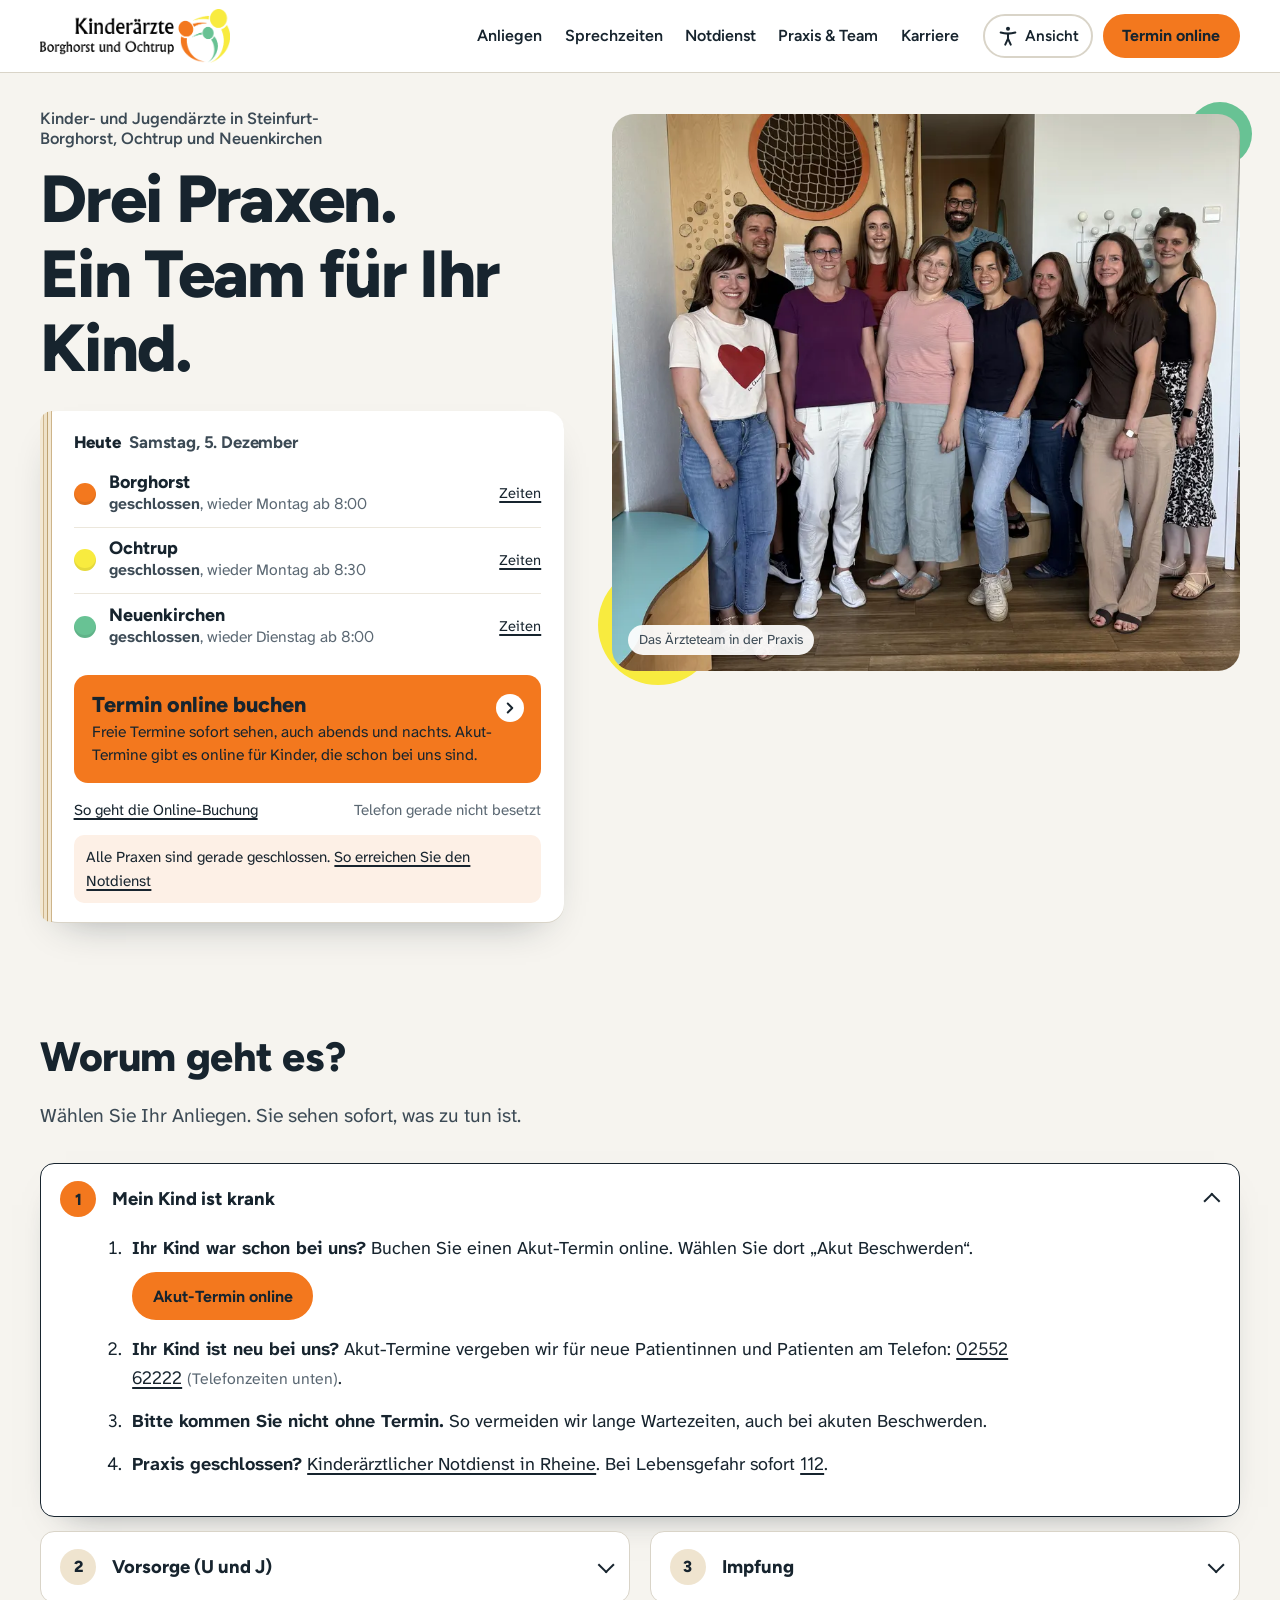
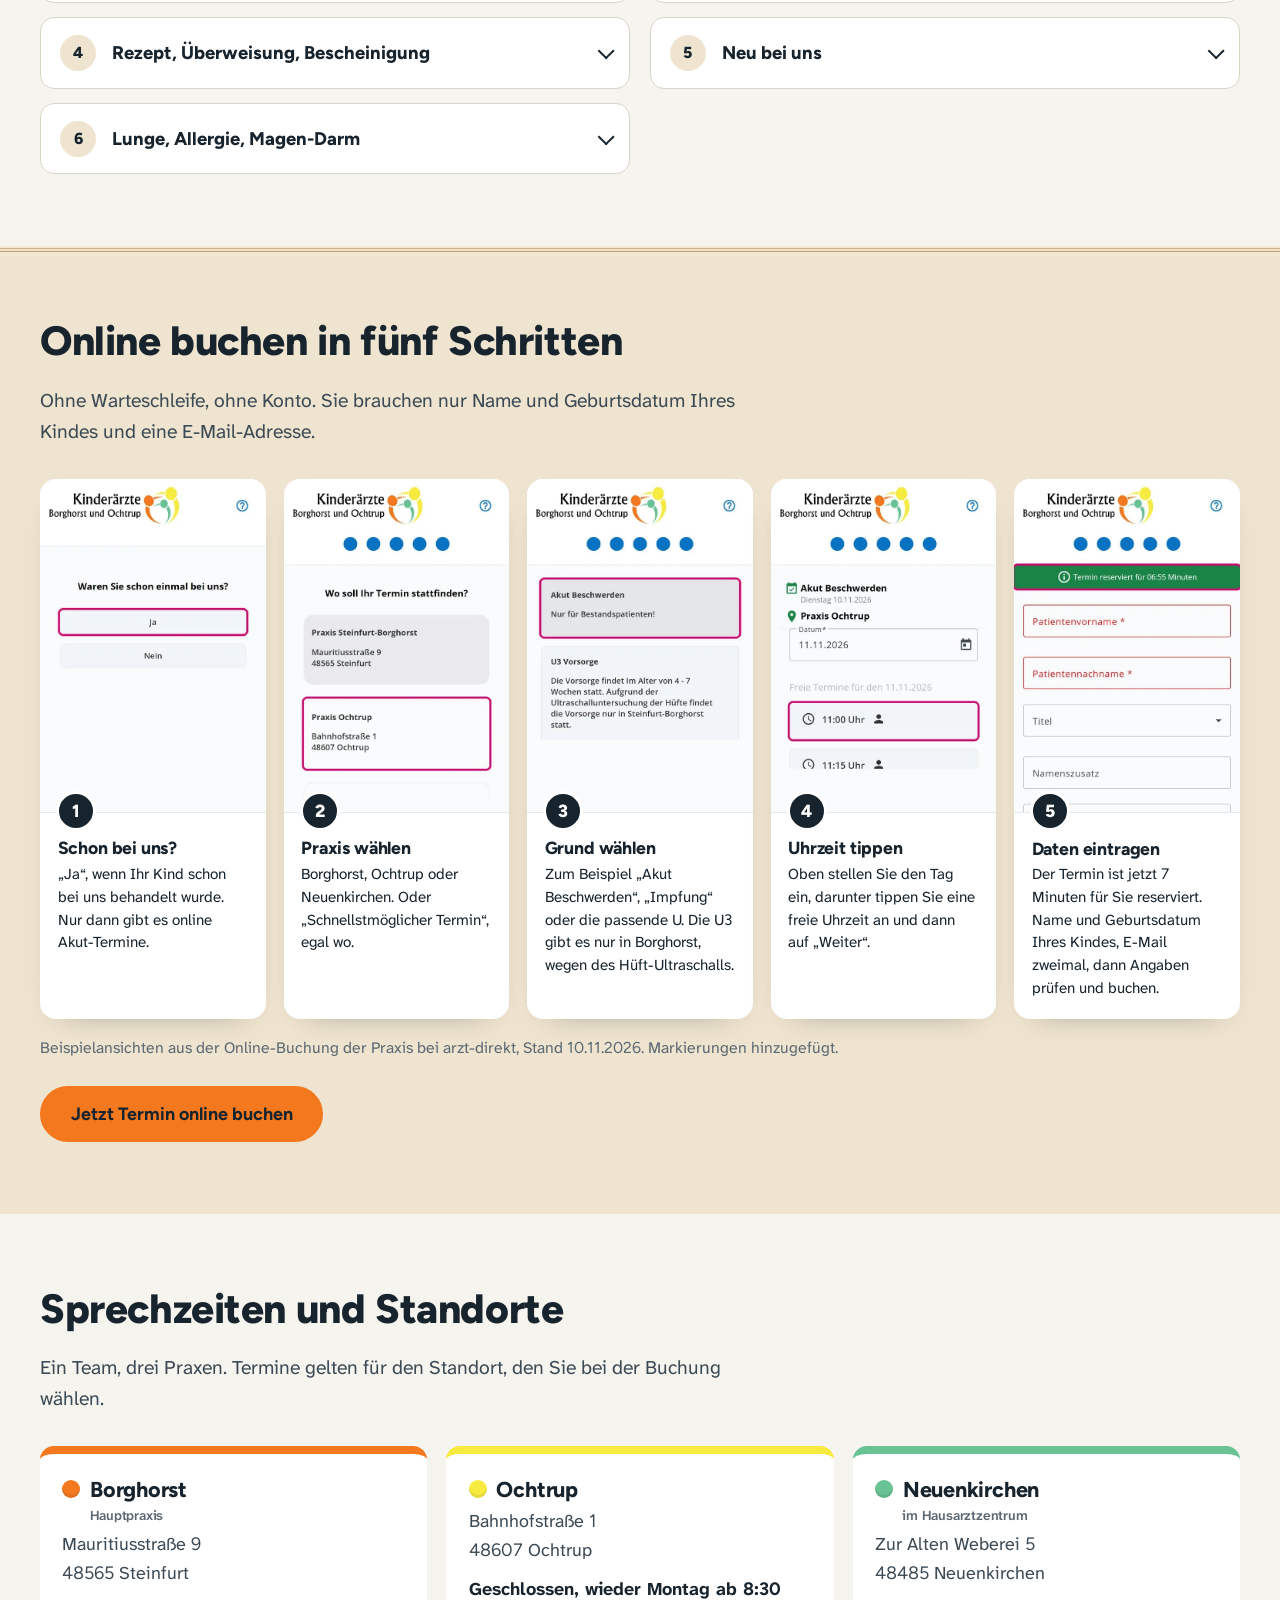
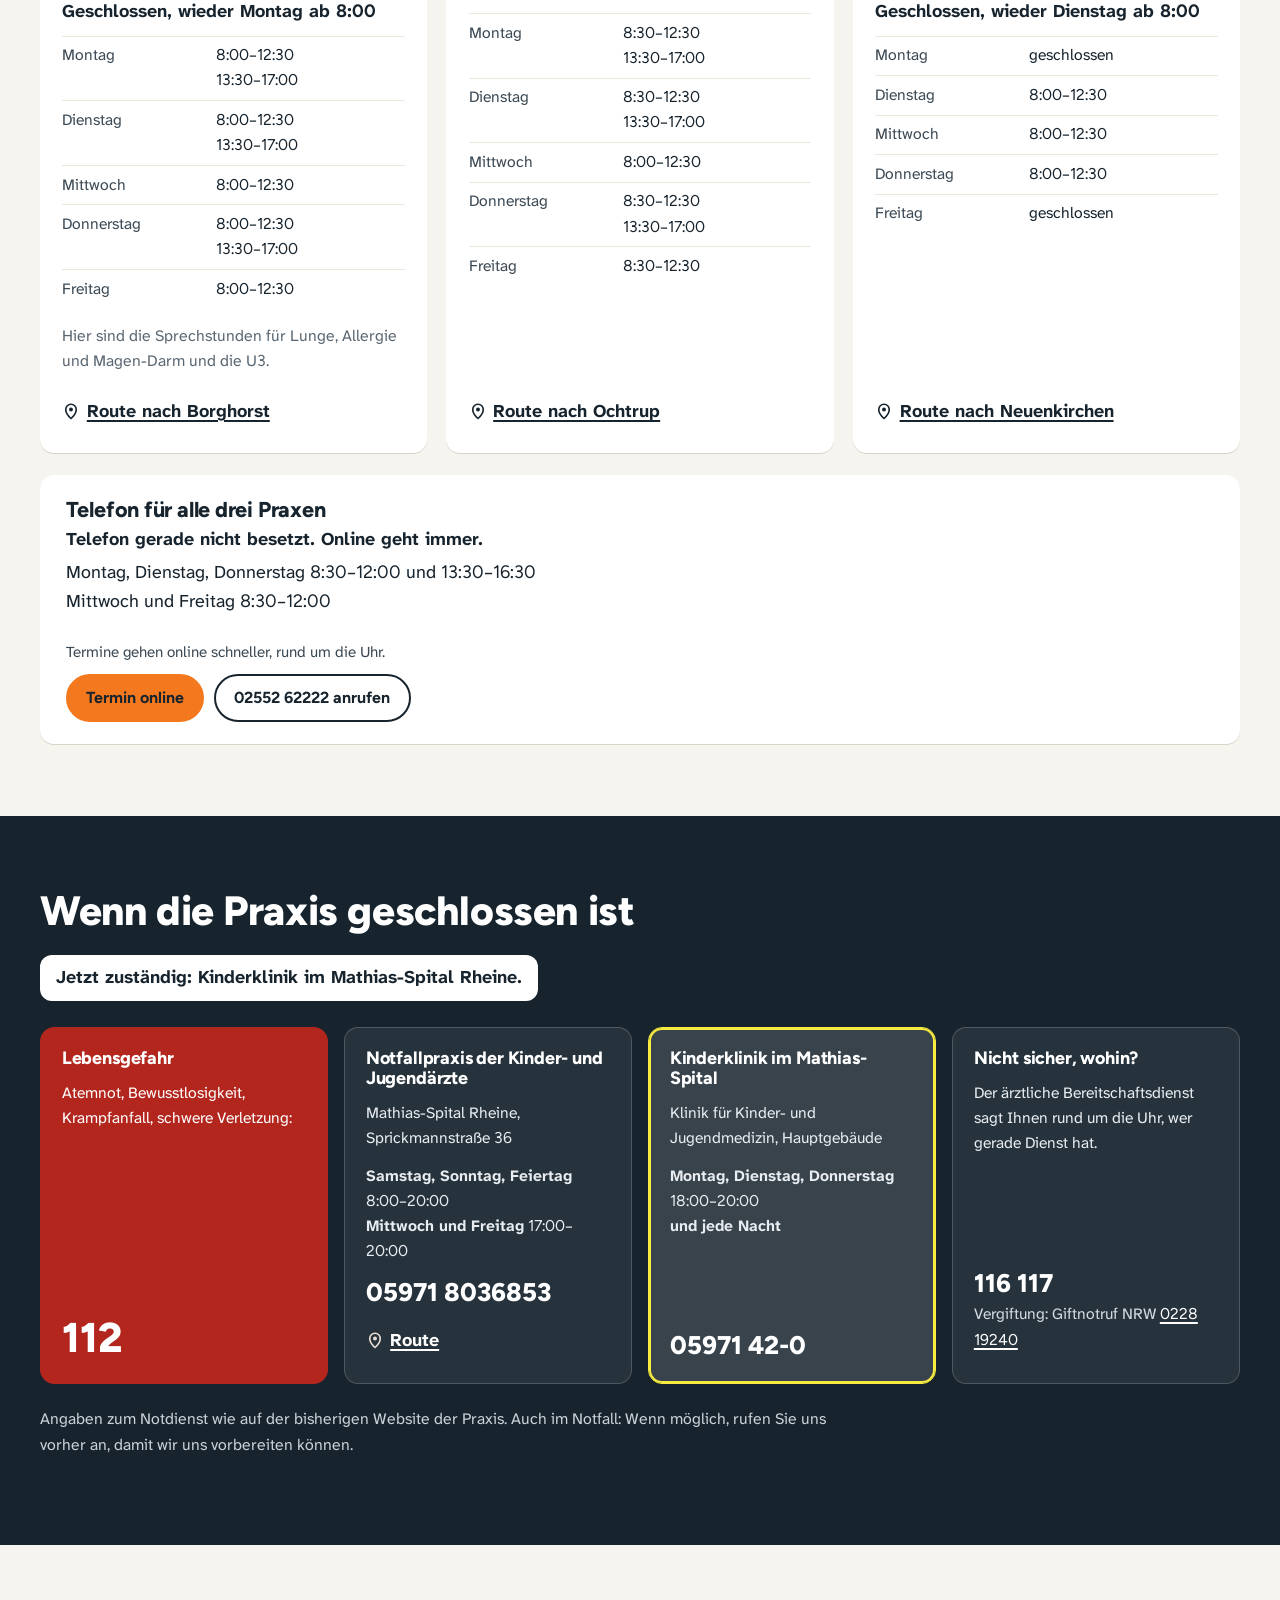
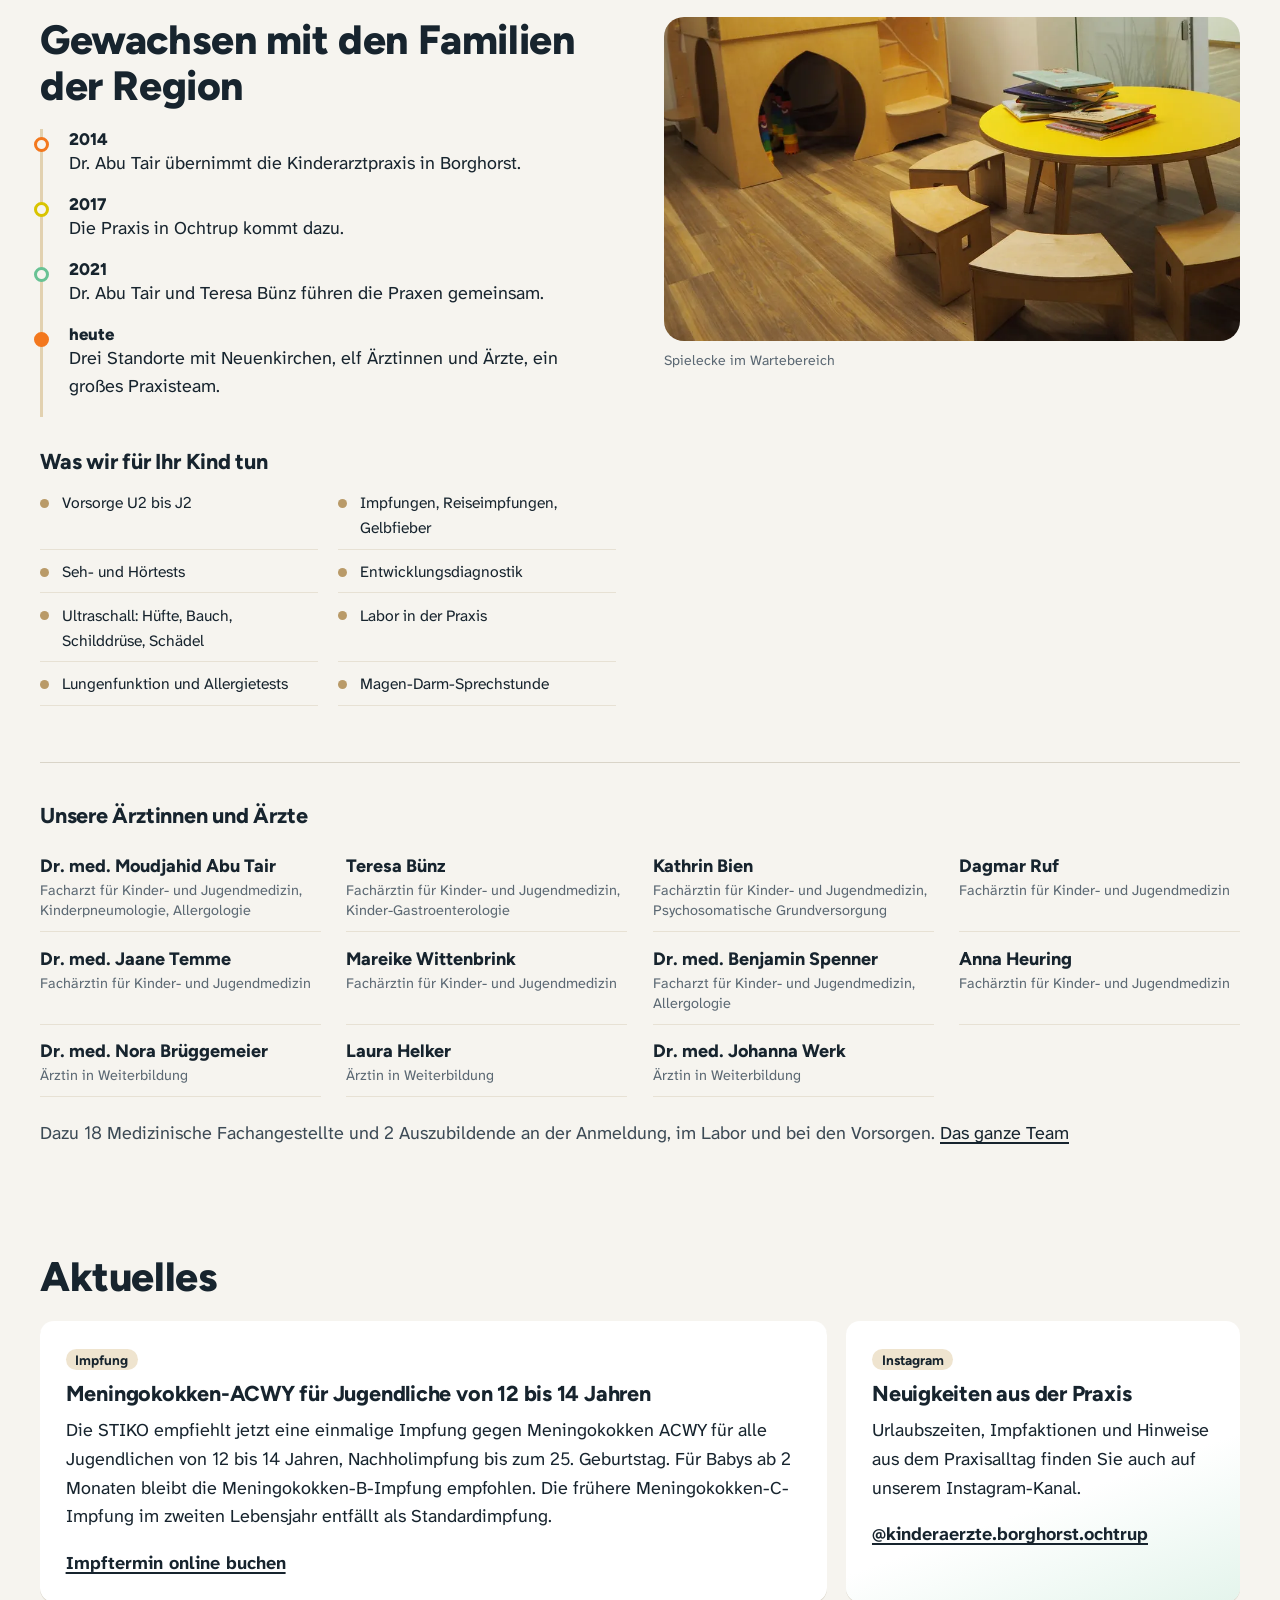
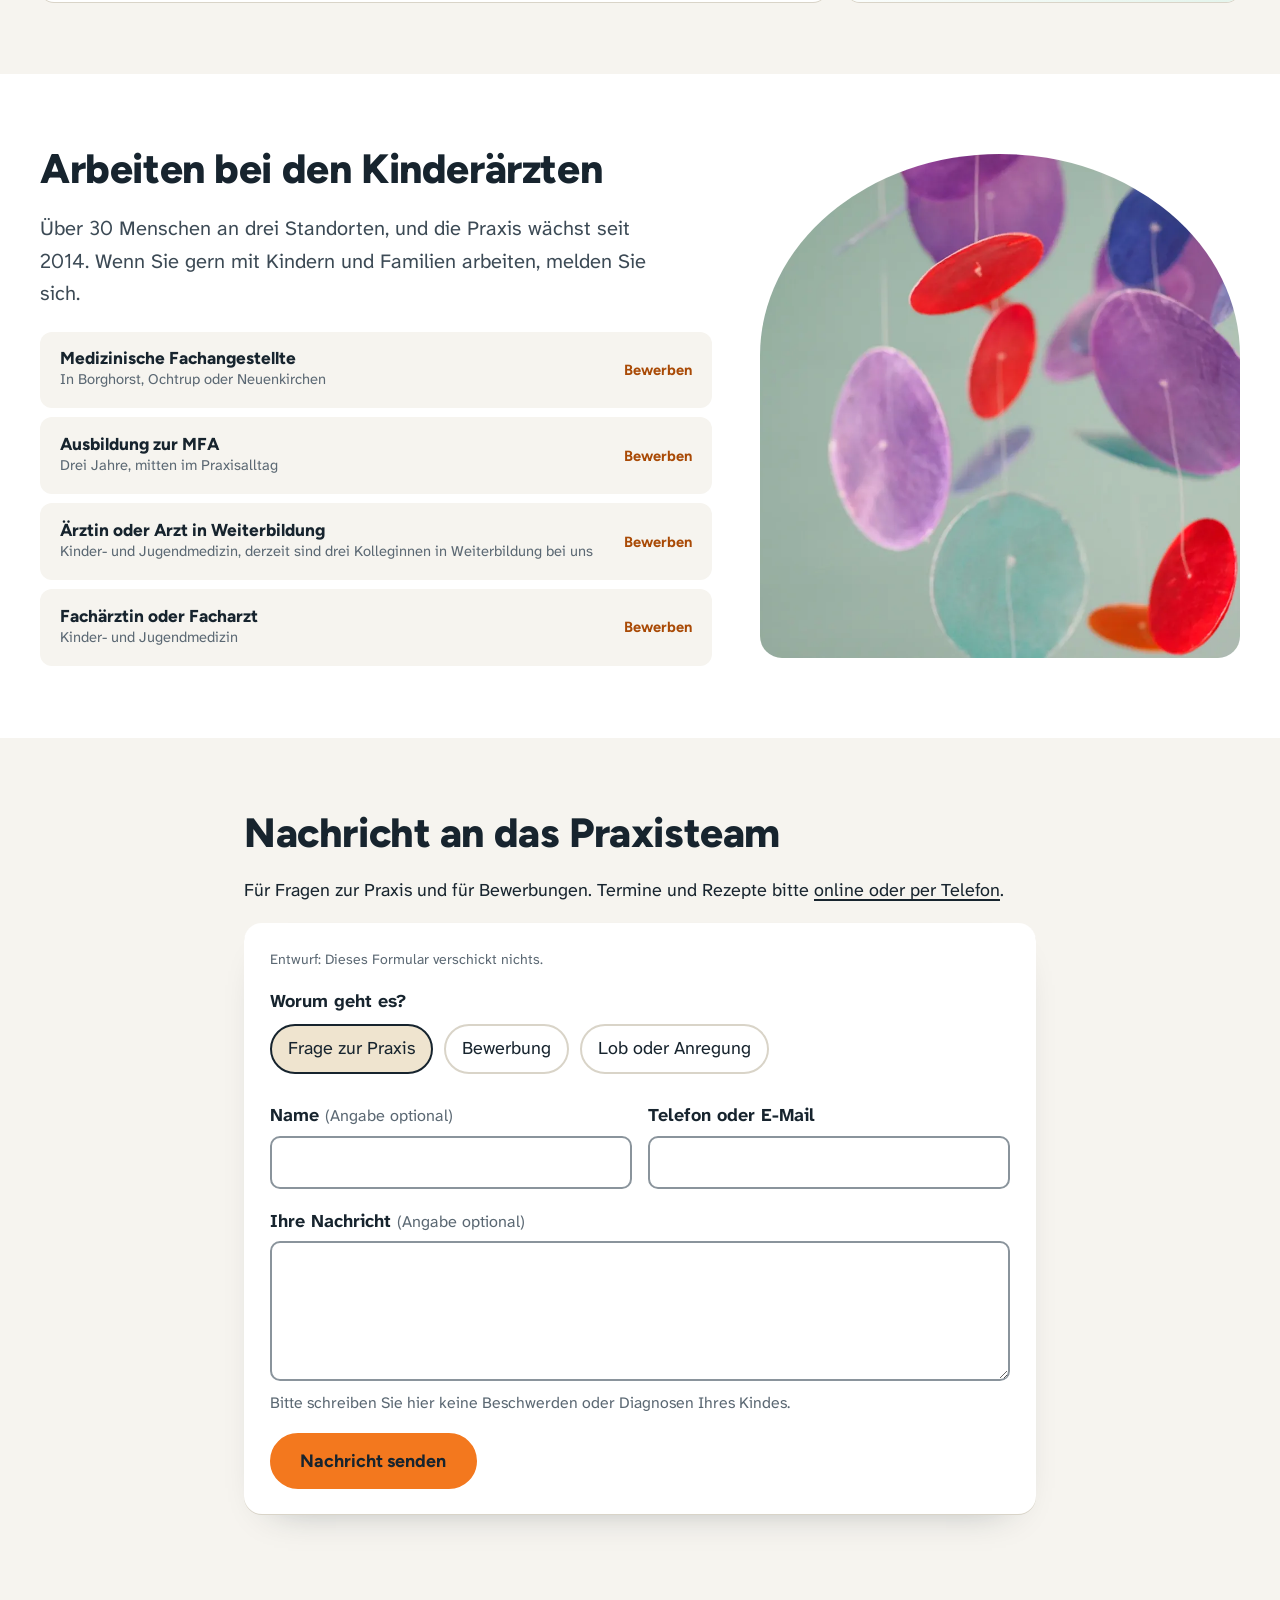
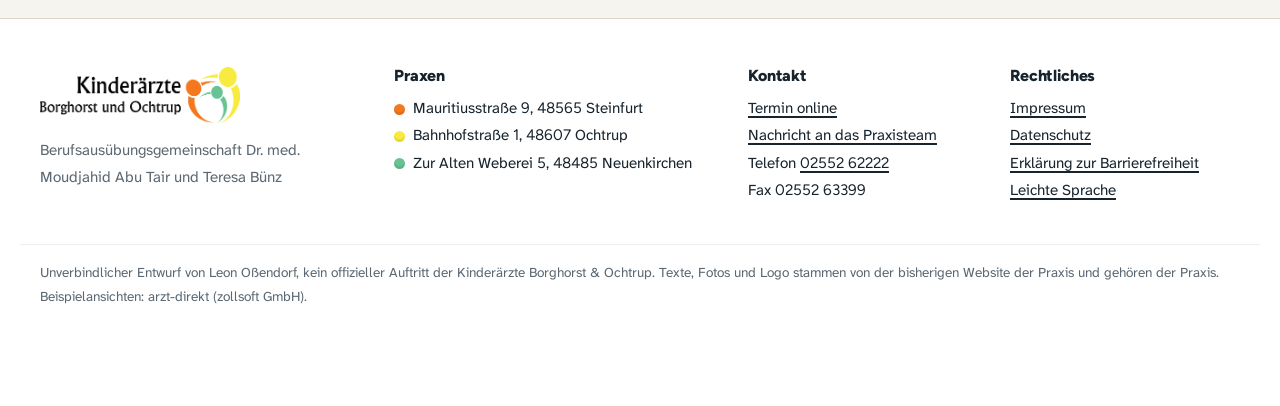
<file: index.html>
<!doctype html>
<html lang="de-DE">
<head>
<meta charset="utf-8">
<meta name="viewport" content="width=device-width, initial-scale=1">
<meta name="robots" content="noindex,nofollow">
<title>Kinderärzte Borghorst &amp; Ochtrup – Praxis für Kinder- und Jugendmedizin (Entwurf)</title>
<meta name="description" content="Unverbindlicher Entwurf: Kinder- und Jugendärzte in Steinfurt-Borghorst, Ochtrup und Neuenkirchen. Sprechzeiten, Online-Termin, Notdienst.">
<link rel="preload" href="fonts/figtree.woff2" as="font" type="font/woff2" crossorigin>
<link rel="preload" href="fonts/atkinson-var.woff2" as="font" type="font/woff2" crossorigin>
<link rel="stylesheet" href="css/style.css">
<link rel="icon" href="img/favicon.svg" type="image/svg+xml">
<script>try{var a=JSON.parse(localStorage.getItem('ansicht')||'{}');var h=document.documentElement;if(a.schrift)h.dataset.schrift=a.schrift;if(a.kontrast)h.dataset.kontrast='1';if(a.ruhe)h.dataset.ruhe='1';if(a.abstand)h.dataset.abstand='1';if(a.links)h.dataset.links='1';}catch(e){}</script>
</head>
<body>
<a class="skip" href="#inhalt">Zum Inhalt springen</a>

<header class="kopf" id="kopf">
  <div class="kopf__innen">
    <a class="kopf__logo" href="#top" aria-label="Kinderärzte Borghorst und Ochtrup, zur Startseite">
      <img src="img/logo.png" width="880" height="250" alt="Kinderärzte Borghorst und Ochtrup">
    </a>
    <nav class="kopf__nav" aria-label="Hauptmenü">
      <ul>
        <li><a href="#anliegen">Anliegen</a></li>
        <li><a href="#zeiten">Sprechzeiten</a></li>
        <li><a href="#notdienst">Notdienst</a></li>
        <li><a href="#praxis">Praxis &amp; Team</a></li>
        <li><a href="#karriere">Karriere</a></li>
      </ul>
    </nav>
    <div class="kopf__aktionen">
      <button class="knopf-ansicht" type="button" aria-haspopup="dialog" aria-controls="ansicht" id="ansicht-oeffnen">
        <svg aria-hidden="true" viewBox="0 0 24 24" width="22" height="22"><circle cx="12" cy="4.2" r="2.2" fill="currentColor"/><path d="M4 8.2c2.6.8 5.3 1.2 8 1.2s5.4-.4 8-1.2" stroke="currentColor" stroke-width="2.2" fill="none" stroke-linecap="round"/><path d="M12 9.6v5.2m0 0-3 6.6m3-6.6 3 6.6" stroke="currentColor" stroke-width="2.2" fill="none" stroke-linecap="round"/></svg>
        <span>Ansicht</span>
      </button>
      <a class="knopf knopf--haupt kopf__termin" href="https://app.arzt-direkt.de/kinderaerzte-borghorst-ochtrup/booking" rel="noopener" target="_blank">Termin online<span class="sr"> (öffnet arzt-direkt in neuem Fenster)</span></a>
    </div>
  </div>
</header>

<main id="inhalt" tabindex="-1">

<!-- ============ ERSTER BILDSCHIRM ============ -->
<section class="start" id="top" aria-labelledby="start-titel">
  <div class="start__text">
    <p class="start__ort">Kinder- und Jugendärzte in Steinfurt-Borghorst, Ochtrup und Neuenkirchen</p>
    <h1 id="start-titel">Drei Praxen.<br>Ein Team für Ihr Kind.</h1>

    <div class="tafel" id="heute" aria-labelledby="tafel-titel">
      <div class="tafel__kante" aria-hidden="true"></div>
      <h2 class="tafel__titel" id="tafel-titel"><span>Heute</span> <span data-heute-datum>Dienstag, 10. November</span></h2>
      <ul class="tafel__liste" role="list">
        <li class="ort ort--borghorst" data-standort="borghorst">
          <span class="ort__punkt" aria-hidden="true"></span>
          <span class="ort__name">Borghorst</span>
          <span class="ort__status" data-status>geöffnet</span>
          <a class="ort__mehr" href="#zeiten-borghorst">Zeiten<span class="sr"> Borghorst</span></a>
        </li>
        <li class="ort ort--ochtrup" data-standort="ochtrup">
          <span class="ort__punkt" aria-hidden="true"></span>
          <span class="ort__name">Ochtrup</span>
          <span class="ort__status" data-status>geöffnet</span>
          <a class="ort__mehr" href="#zeiten-ochtrup">Zeiten<span class="sr"> Ochtrup</span></a>
        </li>
        <li class="ort ort--neuenkirchen" data-standort="neuenkirchen">
          <span class="ort__punkt" aria-hidden="true"></span>
          <span class="ort__name">Neuenkirchen</span>
          <span class="ort__status" data-status>geöffnet</span>
          <a class="ort__mehr" href="#zeiten-neuenkirchen">Zeiten<span class="sr"> Neuenkirchen</span></a>
        </li>
      </ul>

      <a class="termin-gross" href="https://app.arzt-direkt.de/kinderaerzte-borghorst-ochtrup/booking" rel="noopener" target="_blank">
        <span class="termin-gross__titel">Termin online buchen</span>
        <span class="termin-gross__text">Freie Termine sofort sehen, auch abends und nachts. Akut-Termine gibt es online für Kinder, die schon bei uns sind.</span>
        <span class="sr">(öffnet arzt-direkt in neuem Fenster)</span>
      </a>
      <p class="tafel__fuss">
        <a href="#online-buchen">So geht die Online-Buchung</a>
        <span class="tafel__tel" data-telefon>Telefon 02552 62222</span>
      </p>
      <p class="tafel__zu" data-zu-hinweis hidden>Alle Praxen sind gerade geschlossen. <a href="#notdienst">So erreichen Sie den Notdienst</a></p>
    </div>
  </div>

  <figure class="start__bild">
    <picture>
      <source type="image/webp" srcset="img/team-900.webp 900w, img/team-1600.webp 1600w" sizes="(min-width: 960px) 52vw, 100vw">
      <img src="img/team-1600.jpg" srcset="img/team-900.jpg 900w, img/team-1600.jpg 1600w" sizes="(min-width: 960px) 52vw, 100vw" width="1600" height="1417" alt="Elf Ärztinnen und Ärzte der Praxis stehen lächelnd vor einer Holzwand mit einem runden Kletternetz-Fenster und Birkenstämmen.">
    </picture>
    <figcaption>Das Ärzteteam in der Praxis</figcaption>
  </figure>
</section>

<!-- ============ ANLIEGEN ============ -->
<section class="anliegen abschnitt" id="anliegen" aria-labelledby="anliegen-titel">
  <div class="abschnitt__kopf">
    <h2 id="anliegen-titel">Worum geht es?</h2>
    <p>Wählen Sie Ihr Anliegen. Sie sehen sofort, was zu tun ist.</p>
  </div>

  <div class="weiche">
    <details class="weg" name="anliegen" id="weg-krank" open>
      <summary><span class="weg__nr" aria-hidden="true">1</span><span class="weg__titel">Mein Kind ist krank</span></summary>
      <div class="weg__inhalt">
        <ol class="schritte-kurz">
          <li><strong>Ihr Kind war schon bei uns?</strong> Buchen Sie einen Akut-Termin online. Wählen Sie dort „Akut Beschwerden“.
            <a class="knopf knopf--haupt" href="https://app.arzt-direkt.de/kinderaerzte-borghorst-ochtrup/booking" rel="noopener" target="_blank">Akut-Termin online<span class="sr"> (neues Fenster)</span></a></li>
          <li><strong>Ihr Kind ist neu bei uns?</strong> Akut-Termine vergeben wir für neue Patientinnen und Patienten am Telefon: <a href="tel:+49255262222">02552 62222</a> <span class="klein" data-telefon-kurz>(Telefonzeiten unten)</span>.</li>
          <li><strong>Bitte kommen Sie nicht ohne Termin.</strong> So vermeiden wir lange Wartezeiten, auch bei akuten Beschwerden.</li>
          <li><strong>Praxis geschlossen?</strong> <a href="#notdienst">Kinderärztlicher Notdienst in Rheine</a>. Bei Lebensgefahr sofort <a href="tel:112">112</a>.</li>
        </ol>
      </div>
    </details>

    <details class="weg" name="anliegen" id="weg-vorsorge">
      <summary><span class="weg__nr" aria-hidden="true">2</span><span class="weg__titel">Vorsorge (U und J)</span></summary>
      <div class="weg__inhalt">
        <div class="u-rechner">
          <form class="u-rechner__form" id="u-rechner" novalidate>
            <label for="geburt">Wann ist Ihr Kind geboren?</label>
            <div class="u-rechner__zeile">
              <input type="date" id="geburt" name="geburt" autocomplete="off" aria-describedby="geburt-hilfe">
              <button class="knopf" type="submit">Vorsorge anzeigen</button>
            </div>
            <p class="klein" id="geburt-hilfe">Das Datum bleibt auf Ihrem Gerät und wird nirgends gespeichert.</p>
          </form>
          <div class="u-rechner__ergebnis" id="u-ergebnis" aria-live="polite"></div>
        </div>
        <details class="u-alle">
          <summary>Alle Vorsorgen auf einen Blick</summary>
          <ul class="u-liste" role="list" id="u-liste"></ul>
          <p class="klein">Zeitangaben wie in unserer Online-Buchung. Den genauen Zeitraum finden Sie im gelben Kinderuntersuchungsheft. Die U2 machen wir nach Vereinbarung auch als Hausbesuch.</p>
        </details>
      </div>
    </details>

    <details class="weg" name="anliegen" id="weg-impfung">
      <summary><span class="weg__nr" aria-hidden="true">3</span><span class="weg__titel">Impfung</span></summary>
      <div class="weg__inhalt">
        <ul class="punkte">
          <li><strong>Regelimpfungen und Reiseimpfungen</strong>, wir sind auch staatliche Gelbfieberimpfstelle. Termin online unter „Impfung“.</li>
          <li><strong>Grippeimpfung</strong> für alle ab 6 Monaten, eigener Termin online.</li>
          <li><strong>RSV-Prophylaxe</strong> für Neugeborene und Säuglinge, die ab dem 01.04.2026 geboren sind.</li>
          <li><strong>Neu:</strong> Die STIKO empfiehlt eine Meningokokken-ACWY-Impfung für alle Jugendlichen von 12 bis 14 Jahren. <a href="#aktuelles">Mehr dazu</a></li>
        </ul>
        <a class="knopf knopf--haupt" href="https://app.arzt-direkt.de/kinderaerzte-borghorst-ochtrup/booking" rel="noopener" target="_blank">Impftermin online<span class="sr"> (neues Fenster)</span></a>
        <p class="klein">Bitte bringen Sie den Impfausweis mit.</p>
      </div>
    </details>

    <details class="weg" name="anliegen" id="weg-rezept">
      <summary><span class="weg__nr" aria-hidden="true">4</span><span class="weg__titel">Rezept, Überweisung, Bescheinigung</span></summary>
      <div class="weg__inhalt">
        <p><strong>Am schnellsten über die App arzt-direkt.</strong> Lassen Sie sich einmal beim nächsten Besuch in der Praxis mit uns koppeln. Danach schreiben Sie uns Ihr Anliegen direkt in der App.</p>
        <div class="app-knoepfe">
          <a class="knopf" href="https://apps.apple.com/de/app/arzt-direkt/id1605807406" rel="noopener" target="_blank">App für iPhone<span class="sr"> (App Store, neues Fenster)</span></a>
          <a class="knopf" href="https://play.google.com/store/apps/details?id=de.zollsoft.arzt_direkt_app" rel="noopener" target="_blank">App für Android<span class="sr"> (Google Play, neues Fenster)</span></a>
        </div>
        <p>Noch nicht gekoppelt? Dann rufen Sie uns an: <a href="tel:+49255262222">02552 62222</a>. Per E-Mail können wir Rezepte, Überweisungen und Termine leider nicht bearbeiten.</p>
        <p><strong>Attest für die Schule?</strong> Lesen Sie vorher die <a href="https://www.kinderaerzte-borghorst.de/weitere-informationen/" rel="noopener" target="_blank">Information des Berufsverbands zu Schulattesten<span class="sr"> (neues Fenster)</span></a>.</p>
      </div>
    </details>

    <details class="weg" name="anliegen" id="weg-neu">
      <summary><span class="weg__nr" aria-hidden="true">5</span><span class="weg__titel">Neu bei uns</span></summary>
      <div class="weg__inhalt">
        <p>Wir behandeln Kinder und Jugendliche von der Geburt bis zum 21. Lebensjahr.</p>
        <ul class="punkte">
          <li><strong>Vorsorge oder Impfung:</strong> online buchen, bei der ersten Frage „Waren Sie schon einmal bei uns?“ auf „Nein“ tippen.</li>
          <li><strong>Ihr Kind ist krank:</strong> bitte anrufen, <a href="tel:+49255262222">02552 62222</a>.</li>
          <li><strong>Mitbringen:</strong> Versichertenkarte, gelbes Kinderuntersuchungsheft und Impfausweis.</li>
        </ul>
      </div>
    </details>

    <details class="weg" name="anliegen" id="weg-schwerpunkt">
      <summary><span class="weg__nr" aria-hidden="true">6</span><span class="weg__titel">Lunge, Allergie, Magen-Darm</span></summary>
      <div class="weg__inhalt">
        <div class="zwei">
          <div>
            <h3>Kinderlunge und Allergie</h3>
            <p class="klein">Dr. med. Moudjahid Abu Tair, Praxis Borghorst</p>
            <p>Asthma, Heuschnupfen, Allergien: Lungenfunktion, Haut- und Provokationstests, Inhalationsschulung, Hyposensibilisierung.</p>
          </div>
          <div>
            <h3>Kinder-Magen-Darm</h3>
            <p class="klein">Teresa Bünz, Praxis Borghorst</p>
            <p>Bauchschmerzen, Verstopfung, Durchfall, Unverträglichkeiten: Ultraschall, Labor, Pricktest auf Nahrungsmittel.</p>
          </div>
        </div>
        <p class="klein">Für weitere Untersuchungen arbeiten wir eng mit Kliniken der Umgebung zusammen.</p>
      </div>
    </details>
  </div>
</section>

<!-- ============ ONLINE BUCHEN ============ -->
<section class="buchen abschnitt" id="online-buchen" aria-labelledby="buchen-titel">
  <div class="abschnitt__kopf">
    <h2 id="buchen-titel">Online buchen in fünf Schritten</h2>
    <p>Ohne Warteschleife, ohne Konto. Sie brauchen nur Name und Geburtsdatum Ihres Kindes und eine E-Mail-Adresse.</p>
  </div>
  <ol class="schritte" role="list" tabindex="0" aria-label="Die fünf Schritte der Online-Buchung">
    <li class="schritt">
      <figure><img src="img/anleitung/s1.webp" width="585" height="862" loading="lazy" alt="Beispielansicht: Frage „Waren Sie schon einmal bei uns?“, der Knopf „Ja“ ist markiert."></figure>
      <div class="schritt__text">
        <span class="schritt__nr">1</span>
        <h3>Schon bei uns?</h3>
        <p>„Ja“, wenn Ihr Kind schon bei uns behandelt wurde. Nur dann gibt es online Akut-Termine.</p>
      </div>
    </li>
    <li class="schritt">
      <figure><img src="img/anleitung/s2.webp" width="585" height="862" loading="lazy" alt="Beispielansicht: Auswahl des Standorts, die Praxis Ochtrup ist markiert."></figure>
      <div class="schritt__text">
        <span class="schritt__nr">2</span>
        <h3>Praxis wählen</h3>
        <p>Borghorst, Ochtrup oder Neuenkirchen. Oder „Schnellstmöglicher Termin“, egal wo.</p>
      </div>
    </li>
    <li class="schritt">
      <figure><img src="img/anleitung/s3.webp" width="585" height="862" loading="lazy" alt="Beispielansicht: Liste der Terminarten, „Akut Beschwerden“ ist markiert."></figure>
      <div class="schritt__text">
        <span class="schritt__nr">3</span>
        <h3>Grund wählen</h3>
        <p>Zum Beispiel „Akut Beschwerden“, „Impfung“ oder die passende U. Die U3 gibt es nur in Borghorst, wegen des Hüft-Ultraschalls.</p>
      </div>
    </li>
    <li class="schritt">
      <figure><img src="img/anleitung/s4.webp" width="585" height="862" loading="lazy" alt="Beispielansicht: Datum und freie Uhrzeiten, eine Uhrzeit ist markiert."></figure>
      <div class="schritt__text">
        <span class="schritt__nr">4</span>
        <h3>Uhrzeit tippen</h3>
        <p>Oben stellen Sie den Tag ein, darunter tippen Sie eine freie Uhrzeit an und dann auf „Weiter“.</p>
      </div>
    </li>
    <li class="schritt">
      <figure><img src="img/anleitung/s5.webp" width="585" height="862" loading="lazy" alt="Beispielansicht: Formular für die Daten, oben der grüne Hinweis „Termin reserviert für 7 Minuten“ ist markiert."></figure>
      <div class="schritt__text">
        <span class="schritt__nr">5</span>
        <h3>Daten eintragen</h3>
        <p>Der Termin ist jetzt 7 Minuten für Sie reserviert. Name und Geburtsdatum Ihres Kindes, E-Mail zweimal, dann Angaben prüfen und buchen.</p>
      </div>
    </li>
  </ol>
  <p class="quelle klein">Beispielansichten aus der Online-Buchung der Praxis bei arzt-direkt, Stand 10.11.2026. Markierungen hinzugefügt.</p>
  <p class="buchen__los"><a class="knopf knopf--haupt knopf--gross" href="https://app.arzt-direkt.de/kinderaerzte-borghorst-ochtrup/booking" rel="noopener" target="_blank">Jetzt Termin online buchen<span class="sr"> (neues Fenster)</span></a></p>
</section>

<!-- ============ STANDORTE UND ZEITEN ============ -->
<section class="zeiten abschnitt" id="zeiten" aria-labelledby="zeiten-titel">
  <div class="abschnitt__kopf">
    <h2 id="zeiten-titel">Sprechzeiten und Standorte</h2>
    <p>Ein Team, drei Praxen. Termine gelten für den Standort, den Sie bei der Buchung wählen.</p>
  </div>

  <div class="orte">
    <article class="ortkarte ort--borghorst" id="zeiten-borghorst" aria-labelledby="o-b">
      <h3 id="o-b"><span class="ort__punkt" aria-hidden="true"></span>Borghorst <span class="ortkarte__zusatz">Hauptpraxis</span></h3>
      <p class="ortkarte__adresse">Mauritiusstraße 9<br>48565 Steinfurt</p>
      <p class="ortkarte__jetzt" data-jetzt="borghorst"></p>
      <table class="zeittabelle">
        <caption class="sr">Sprechzeiten Borghorst</caption>
        <tbody>
          <tr data-tag="1"><th scope="row">Montag</th><td>8:00–12:30<br>13:30–17:00</td></tr>
          <tr data-tag="2"><th scope="row">Dienstag</th><td>8:00–12:30<br>13:30–17:00</td></tr>
          <tr data-tag="3"><th scope="row">Mittwoch</th><td>8:00–12:30</td></tr>
          <tr data-tag="4"><th scope="row">Donnerstag</th><td>8:00–12:30<br>13:30–17:00</td></tr>
          <tr data-tag="5"><th scope="row">Freitag</th><td>8:00–12:30</td></tr>
        </tbody>
      </table>
      <p class="klein">Hier sind die Sprechstunden für Lunge, Allergie und Magen-Darm und die U3.</p>
      <a class="weglink" href="https://www.google.com/maps/dir/?api=1&amp;destination=Mauritiusstra%C3%9Fe+9%2C+48565+Steinfurt" rel="noopener" target="_blank">Route nach Borghorst<span class="sr"> (Google Maps, neues Fenster)</span></a>
    </article>

    <article class="ortkarte ort--ochtrup" id="zeiten-ochtrup" aria-labelledby="o-o">
      <h3 id="o-o"><span class="ort__punkt" aria-hidden="true"></span>Ochtrup</h3>
      <p class="ortkarte__adresse">Bahnhofstraße 1<br>48607 Ochtrup</p>
      <p class="ortkarte__jetzt" data-jetzt="ochtrup"></p>
      <table class="zeittabelle">
        <caption class="sr">Sprechzeiten Ochtrup</caption>
        <tbody>
          <tr data-tag="1"><th scope="row">Montag</th><td>8:30–12:30<br>13:30–17:00</td></tr>
          <tr data-tag="2"><th scope="row">Dienstag</th><td>8:30–12:30<br>13:30–17:00</td></tr>
          <tr data-tag="3"><th scope="row">Mittwoch</th><td>8:00–12:30</td></tr>
          <tr data-tag="4"><th scope="row">Donnerstag</th><td>8:30–12:30<br>13:30–17:00</td></tr>
          <tr data-tag="5"><th scope="row">Freitag</th><td>8:30–12:30</td></tr>
        </tbody>
      </table>
      <a class="weglink" href="https://www.google.com/maps/dir/?api=1&amp;destination=Bahnhofstra%C3%9Fe+1%2C+48607+Ochtrup" rel="noopener" target="_blank">Route nach Ochtrup<span class="sr"> (Google Maps, neues Fenster)</span></a>
    </article>

    <article class="ortkarte ort--neuenkirchen" id="zeiten-neuenkirchen" aria-labelledby="o-n">
      <h3 id="o-n"><span class="ort__punkt" aria-hidden="true"></span>Neuenkirchen <span class="ortkarte__zusatz">im Hausarztzentrum</span></h3>
      <p class="ortkarte__adresse">Zur Alten Weberei 5<br>48485 Neuenkirchen</p>
      <p class="ortkarte__jetzt" data-jetzt="neuenkirchen"></p>
      <table class="zeittabelle">
        <caption class="sr">Sprechzeiten Neuenkirchen</caption>
        <tbody>
          <tr data-tag="1"><th scope="row">Montag</th><td>geschlossen</td></tr>
          <tr data-tag="2"><th scope="row">Dienstag</th><td>8:00–12:30</td></tr>
          <tr data-tag="3"><th scope="row">Mittwoch</th><td>8:00–12:30</td></tr>
          <tr data-tag="4"><th scope="row">Donnerstag</th><td>8:00–12:30</td></tr>
          <tr data-tag="5"><th scope="row">Freitag</th><td>geschlossen</td></tr>
        </tbody>
      </table>
      <a class="weglink" href="https://www.google.com/maps/dir/?api=1&amp;destination=Zur+Alten+Weberei+5%2C+48485+Neuenkirchen" rel="noopener" target="_blank">Route nach Neuenkirchen<span class="sr"> (Google Maps, neues Fenster)</span></a>
    </article>
  </div>

  <div class="telefonband">
    <div class="telefonband__links">
      <h3>Telefon für alle drei Praxen</h3>
      <p class="telefonband__jetzt" data-telefon-jetzt></p>
      <p>Montag, Dienstag, Donnerstag 8:30–12:00 und 13:30–16:30<br>Mittwoch und Freitag 8:30–12:00</p>
    </div>
    <div class="telefonband__rechts">
      <p class="telefonband__tipp">Termine gehen online schneller, rund um die Uhr.</p>
      <a class="knopf knopf--haupt" href="https://app.arzt-direkt.de/kinderaerzte-borghorst-ochtrup/booking" rel="noopener" target="_blank">Termin online<span class="sr"> (neues Fenster)</span></a>
      <a class="knopf" href="tel:+49255262222">02552 62222 anrufen</a>
    </div>
  </div>
</section>

<!-- ============ NOTDIENST ============ -->
<section class="notdienst" id="notdienst" aria-labelledby="not-titel">
  <div class="notdienst__innen">
    <h2 id="not-titel">Wenn die Praxis geschlossen ist</h2>
    <p class="notdienst__jetzt" data-notdienst-jetzt aria-live="polite"></p>
    <div class="notdienst__raster">
      <div class="notkarte notkarte--rot">
        <h3>Lebensgefahr</h3>
        <p>Atemnot, Bewusstlosigkeit, Krampfanfall, schwere Verletzung:</p>
        <a class="notnummer" href="tel:112">112</a>
      </div>
      <div class="notkarte" id="notfallpraxis">
        <h3>Notfallpraxis der Kinder- und Jugendärzte</h3>
        <p>Mathias-Spital Rheine, Sprickmannstraße 36</p>
        <p><strong>Samstag, Sonntag, Feiertag</strong> 8:00–20:00<br><strong>Mittwoch und Freitag</strong> 17:00–20:00</p>
        <a class="notnummer notnummer--klein" href="tel:+4959718036853">05971 8036853</a>
        <a class="weglink weglink--hell" href="https://www.google.com/maps/dir/?api=1&amp;destination=Sprickmannstra%C3%9Fe+36%2C+48431+Rheine" rel="noopener" target="_blank">Route<span class="sr"> zur Notfallpraxis (neues Fenster)</span></a>
      </div>
      <div class="notkarte" id="kinderklinik">
        <h3>Kinderklinik im Mathias-Spital</h3>
        <p>Klinik für Kinder- und Jugendmedizin, Hauptgebäude</p>
        <p><strong>Montag, Dienstag, Donnerstag</strong> 18:00–20:00<br><strong>und jede Nacht</strong></p>
        <a class="notnummer notnummer--klein" href="tel:+495971420">05971 42-0</a>
      </div>
      <div class="notkarte">
        <h3>Nicht sicher, wohin?</h3>
        <p>Der ärztliche Bereitschaftsdienst sagt Ihnen rund um die Uhr, wer gerade Dienst hat.</p>
        <a class="notnummer notnummer--klein" href="tel:116117">116 117</a>
        <p class="klein">Vergiftung: Giftnotruf NRW <a href="tel:+4922819240">0228 19240</a></p>
      </div>
    </div>
    <p class="klein notdienst__quelle">Angaben zum Notdienst wie auf der bisherigen Website der Praxis. Auch im Notfall: Wenn möglich, rufen Sie uns vorher an, damit wir uns vorbereiten können.</p>
  </div>
</section>

<!-- ============ PRAXIS ============ -->
<section class="praxis abschnitt" id="praxis" aria-labelledby="praxis-titel">
  <div class="praxis__raster">
    <div class="praxis__text">
      <h2 id="praxis-titel">Gewachsen mit den Familien der Region</h2>
      <ol class="zeitlinie" role="list">
        <li><span class="zeitlinie__jahr">2014</span> Dr. Abu Tair übernimmt die Kinderarztpraxis in Borghorst.</li>
        <li><span class="zeitlinie__jahr">2017</span> Die Praxis in Ochtrup kommt dazu.</li>
        <li><span class="zeitlinie__jahr">2021</span> Dr. Abu Tair und Teresa Bünz führen die Praxen gemeinsam.</li>
        <li><span class="zeitlinie__jahr">heute</span> Drei Standorte mit Neuenkirchen, elf Ärztinnen und Ärzte, ein großes Praxisteam.</li>
      </ol>
      <h3>Was wir für Ihr Kind tun</h3>
      <ul class="leistungen" role="list">
        <li>Vorsorge U2 bis J2</li>
        <li>Impfungen, Reiseimpfungen, Gelbfieber</li>
        <li>Seh- und Hörtests</li>
        <li>Entwicklungsdiagnostik</li>
        <li>Ultraschall: Hüfte, Bauch, Schilddrüse, Schädel</li>
        <li>Labor in der Praxis</li>
        <li>Lungenfunktion und Allergietests</li>
        <li>Magen-Darm-Sprechstunde</li>
      </ul>
    </div>
    <figure class="praxis__bild">
      <picture>
        <source type="image/webp" srcset="img/wartebereich.webp">
        <img src="img/wartebereich.jpg" width="960" height="540" loading="lazy" alt="Spielecke im Wartebereich: ein Holzhäuschen mit Treppe, ein gelber runder Tisch mit Bilderbüchern und Hocker aus Birkenholz.">
      </picture>
      <figcaption>Spielecke im Wartebereich</figcaption>
    </figure>
  </div>

  <div class="team" id="team">
    <h3>Unsere Ärztinnen und Ärzte</h3>
    <ul class="team__liste" role="list">
      <li><strong>Dr. med. Moudjahid Abu Tair</strong><span>Facharzt für Kinder- und Jugendmedizin, Kinderpneumologie, Allergologie</span></li>
      <li><strong>Teresa Bünz</strong><span>Fachärztin für Kinder- und Jugendmedizin, Kinder-Gastroenterologie</span></li>
      <li><strong>Kathrin Bien</strong><span>Fachärztin für Kinder- und Jugendmedizin, Psychosomatische Grundversorgung</span></li>
      <li><strong>Dagmar Ruf</strong><span>Fachärztin für Kinder- und Jugendmedizin</span></li>
      <li><strong>Dr. med. Jaane Temme</strong><span>Fachärztin für Kinder- und Jugendmedizin</span></li>
      <li><strong>Mareike Wittenbrink</strong><span>Fachärztin für Kinder- und Jugendmedizin</span></li>
      <li><strong>Dr. med. Benjamin Spenner</strong><span>Facharzt für Kinder- und Jugendmedizin, Allergologie</span></li>
      <li><strong>Anna Heuring</strong><span>Fachärztin für Kinder- und Jugendmedizin</span></li>
      <li><strong>Dr. med. Nora Brüggemeier</strong><span>Ärztin in Weiterbildung</span></li>
      <li><strong>Laura Helker</strong><span>Ärztin in Weiterbildung</span></li>
      <li><strong>Dr. med. Johanna Werk</strong><span>Ärztin in Weiterbildung</span></li>
    </ul>
    <p class="team__mfa">Dazu 18 Medizinische Fachangestellte und 2 Auszubildende an der Anmeldung, im Labor und bei den Vorsorgen. <a href="team.html">Das ganze Team</a></p>
  </div>
</section>

<!-- ============ AKTUELLES ============ -->
<section class="aktuell abschnitt" id="aktuelles" aria-labelledby="akt-titel">
  <h2 id="akt-titel">Aktuelles</h2>
  <div class="aktuell__raster">
    <article class="meldung">
      <p class="meldung__rubrik">Impfung</p>
      <h3>Meningokokken-ACWY für Jugendliche von 12 bis 14 Jahren</h3>
      <p>Die STIKO empfiehlt jetzt eine einmalige Impfung gegen Meningokokken ACWY für alle Jugendlichen von 12 bis 14 Jahren, Nachholimpfung bis zum 25. Geburtstag. Für Babys ab 2 Monaten bleibt die Meningokokken-B-Impfung empfohlen. Die frühere Meningokokken-C-Impfung im zweiten Lebensjahr entfällt als Standardimpfung.</p>
      <a href="https://app.arzt-direkt.de/kinderaerzte-borghorst-ochtrup/booking" rel="noopener" target="_blank">Impftermin online buchen<span class="sr"> (neues Fenster)</span></a>
    </article>
    <article class="meldung meldung--insta">
      <p class="meldung__rubrik">Instagram</p>
      <h3>Neuigkeiten aus der Praxis</h3>
      <p>Urlaubszeiten, Impfaktionen und Hinweise aus dem Praxisalltag finden Sie auch auf unserem Instagram-Kanal.</p>
      <a href="https://www.instagram.com/kinderaerzte.borghorst.ochtrup/" rel="noopener" target="_blank">@kinderaerzte.borghorst.ochtrup<span class="sr"> (neues Fenster)</span></a>
    </article>
  </div>
</section>

<!-- ============ KARRIERE ============ -->
<section class="karriere abschnitt" id="karriere" aria-labelledby="kar-titel">
  <div class="karriere__raster">
    <div>
      <h2 id="kar-titel">Arbeiten bei den Kinderärzten</h2>
      <p class="karriere__lead">Über 30 Menschen an drei Standorten, und die Praxis wächst seit 2014. Wenn Sie gern mit Kindern und Familien arbeiten, melden Sie sich.</p>
      <ul class="stellen" role="list">
        <li><button type="button" class="stelle" data-stelle="MFA"><strong>Medizinische Fachangestellte</strong><span>In Borghorst, Ochtrup oder Neuenkirchen</span></button></li>
        <li><button type="button" class="stelle" data-stelle="Ausbildung MFA"><strong>Ausbildung zur MFA</strong><span>Drei Jahre, mitten im Praxisalltag</span></button></li>
        <li><button type="button" class="stelle" data-stelle="Weiterbildung"><strong>Ärztin oder Arzt in Weiterbildung</strong><span>Kinder- und Jugendmedizin, derzeit sind drei Kolleginnen in Weiterbildung bei uns</span></button></li>
        <li><button type="button" class="stelle" data-stelle="Fachärztin/Facharzt"><strong>Fachärztin oder Facharzt</strong><span>Kinder- und Jugendmedizin</span></button></li>
      </ul>
    </div>
    <figure class="karriere__bild">
      <picture>
        <source type="image/webp" srcset="img/mobile.webp">
        <img src="img/mobile.jpg" width="1200" height="900" loading="lazy" alt="Ein Mobile aus bunten, runden Plättchen in Rot, Lila und Türkis vor einer mintgrünen Wand.">
      </picture>
    </figure>
  </div>
</section>

<!-- ============ NACHRICHT ============ -->
<section class="nachricht abschnitt" id="nachricht" aria-labelledby="nach-titel">
  <div class="nachricht__kopf">
    <h2 id="nach-titel">Nachricht an das Praxisteam</h2>
    <p>Für Fragen zur Praxis und für Bewerbungen. Termine und Rezepte bitte <a href="#weg-krank">online oder per Telefon</a>.</p>
  </div>
  <form class="formular" id="formular" novalidate>
    <p class="formular__entwurf">Entwurf: Dieses Formular verschickt nichts.</p>
    <fieldset class="chips" id="anliegen-chips">
      <legend>Worum geht es?</legend>
      <label><input type="radio" name="art" value="frage" checked> Frage zur Praxis</label>
      <label><input type="radio" name="art" value="bewerbung"> Bewerbung</label>
      <label><input type="radio" name="art" value="rueckmeldung"> Lob oder Anregung</label>
    </fieldset>

    <div class="bewerbung-felder" id="bewerbung-felder" hidden>
      <fieldset class="chips">
        <legend>Welche Stelle? <span class="optional">(Angabe optional)</span></legend>
        <label><input type="radio" name="stelle" value="MFA"> MFA</label>
        <label><input type="radio" name="stelle" value="Ausbildung MFA"> Ausbildung MFA</label>
        <label><input type="radio" name="stelle" value="Weiterbildung"> Weiterbildung</label>
        <label><input type="radio" name="stelle" value="Fachärztin/Facharzt"> Fachärztin/Facharzt</label>
        <label><input type="radio" name="stelle" value="Initiativ"> Initiativ</label>
      </fieldset>
      <fieldset class="chips">
        <legend>Wo am liebsten? <span class="optional">(Angabe optional)</span></legend>
        <label><input type="checkbox" name="ort" value="Borghorst"> Borghorst</label>
        <label><input type="checkbox" name="ort" value="Ochtrup"> Ochtrup</label>
        <label><input type="checkbox" name="ort" value="Neuenkirchen"> Neuenkirchen</label>
      </fieldset>
      <div class="feld">
        <label for="lebenslauf">Lebenslauf <span class="optional">(Angabe optional)</span></label>
        <input type="file" id="lebenslauf" name="lebenslauf" accept=".pdf,.jpg,.jpeg,.png,.doc,.docx">
      </div>
    </div>

    <div class="felder-zwei">
      <div class="feld">
        <label for="name">Name <span class="optional">(Angabe optional)</span></label>
        <input type="text" id="name" name="name" autocomplete="name">
      </div>
      <div class="feld">
        <label for="kontakt">Telefon oder E-Mail</label>
        <input type="text" id="kontakt" name="kontakt" autocomplete="email" required aria-describedby="kontakt-fehler">
        <p class="feld__fehler" id="kontakt-fehler" hidden>Bitte geben Sie eine Telefonnummer oder E-Mail-Adresse an, damit wir antworten können.</p>
      </div>
    </div>
    <div class="feld">
      <label for="text">Ihre Nachricht <span class="optional">(Angabe optional)</span></label>
      <textarea id="text" name="text" rows="4" aria-describedby="text-hinweis"></textarea>
      <p class="klein" id="text-hinweis">Bitte schreiben Sie hier keine Beschwerden oder Diagnosen Ihres Kindes.</p>
    </div>
    <button class="knopf knopf--haupt knopf--gross" type="submit">Nachricht senden</button>
    <div class="formular__danke" id="danke" tabindex="-1" hidden>
      <p class="formular__danke-titel">Danke, Ihre Nachricht ist angekommen.</p>
      <p>In der fertigen Website ginge sie verschlüsselt an das Praxisteam, und Sie bekämen eine kurze Eingangsbestätigung. In diesem Entwurf wurde nichts verschickt.</p>
    </div>
  </form>
</section>

</main>

<footer class="fuss">
  <div class="fuss__innen">
    <div class="fuss__marke">
      <img src="img/logo.png" width="880" height="250" alt="Kinderärzte Borghorst und Ochtrup" loading="lazy">
      <p>Berufsausübungsgemeinschaft Dr. med. Moudjahid Abu Tair und Teresa Bünz</p>
    </div>
    <div>
      <h2 class="fuss__titel">Praxen</h2>
      <p><span class="ort__punkt ort--borghorst" aria-hidden="true"></span>Mauritiusstraße 9, 48565 Steinfurt<br><span class="ort__punkt ort--ochtrup" aria-hidden="true"></span>Bahnhofstraße 1, 48607 Ochtrup<br><span class="ort__punkt ort--neuenkirchen" aria-hidden="true"></span>Zur Alten Weberei 5, 48485 Neuenkirchen</p>
    </div>
    <div>
      <h2 class="fuss__titel">Kontakt</h2>
      <p><a href="https://app.arzt-direkt.de/kinderaerzte-borghorst-ochtrup/booking" rel="noopener" target="_blank">Termin online<span class="sr"> (neues Fenster)</span></a><br><a href="#nachricht">Nachricht an das Praxisteam</a><br>Telefon <a href="tel:+49255262222">02552 62222</a><br>Fax 02552 63399</p>
    </div>
    <div>
      <h2 class="fuss__titel">Rechtliches</h2>
      <p><a href="impressum.html">Impressum</a><br><a href="datenschutz.html">Datenschutz</a><br><a href="barrierefreiheit.html">Erklärung zur Barrierefreiheit</a><br><a href="leichte-sprache.html">Leichte Sprache</a></p>
    </div>
  </div>
  <p class="fuss__entwurf">Unverbindlicher Entwurf von Leon Oßendorf, kein offizieller Auftritt der Kinderärzte Borghorst &amp; Ochtrup. Texte, Fotos und Logo stammen von der bisherigen Website der Praxis und gehören der Praxis. Beispielansichten: arzt-direkt (zollsoft GmbH).</p>
</footer>

<!-- Mobile Leiste -->
<nav class="leiste" aria-label="Schnellzugriff">
  <a href="https://app.arzt-direkt.de/kinderaerzte-borghorst-ochtrup/booking" rel="noopener" target="_blank" class="leiste__haupt">Termin online<span class="sr"> (neues Fenster)</span></a>
  <a href="#zeiten">Zeiten</a>
  <a href="#notdienst">Notdienst</a>
</nav>

<!-- Ansicht / Barrierefreiheit -->
<dialog class="ansicht" id="ansicht" aria-labelledby="ansicht-titel">
  <form method="dialog" class="ansicht__innen">
    <div class="ansicht__kopf">
      <h2 id="ansicht-titel">Ansicht anpassen</h2>
      <button class="ansicht__zu" value="zu" aria-label="Schließen">×</button>
    </div>
    <fieldset class="ansicht__gruppe">
      <legend>Schriftgröße</legend>
      <div class="segment">
        <label><input type="radio" name="schrift" value="" checked> Normal</label>
        <label><input type="radio" name="schrift" value="gross"> Groß</label>
        <label><input type="radio" name="schrift" value="sehrgross"> Sehr groß</label>
      </div>
    </fieldset>
    <div class="ansicht__schalter">
      <label class="schalter"><input type="checkbox" name="kontrast"><span>Hoher Kontrast</span></label>
      <label class="schalter"><input type="checkbox" name="abstand"><span>Mehr Zeilenabstand</span></label>
      <label class="schalter"><input type="checkbox" name="links"><span>Links unterstreichen</span></label>
      <label class="schalter"><input type="checkbox" name="ruhe"><span>Bewegungen ausschalten</span></label>
    </div>
    <div class="ansicht__unten">
      <button type="button" class="knopf" id="vorlesen" aria-pressed="false">Seite vorlesen</button>
      <a class="knopf" href="leichte-sprache.html">Leichte Sprache</a>
      <a href="barrierefreiheit.html">Erklärung zur Barrierefreiheit</a>
    </div>
  </form>
</dialog>

<script src="js/main.js" defer></script>
</body>
</html>
</file>
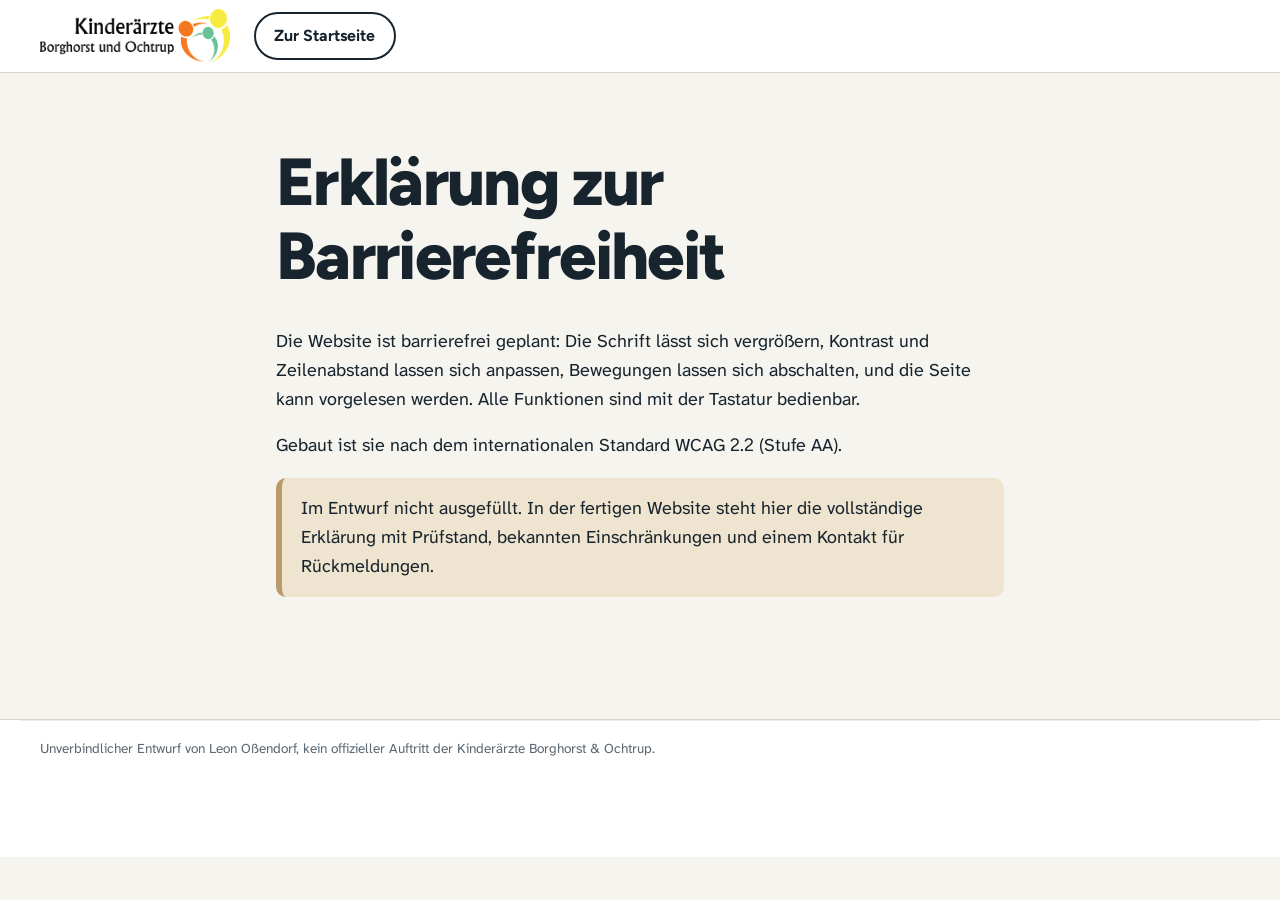
<file: barrierefreiheit.html>
<!doctype html>
<html lang="de-DE">
<head>
<meta charset="utf-8">
<meta name="viewport" content="width=device-width, initial-scale=1">
<meta name="robots" content="noindex,nofollow">
<title>Erklärung zur Barrierefreiheit – Kinderärzte Borghorst &amp; Ochtrup (Entwurf)</title>
<link rel="stylesheet" href="css/style.css">
<link rel="icon" href="img/favicon.svg" type="image/svg+xml">
<script>try{var a=JSON.parse(localStorage.getItem('ansicht')||'{}');var h=document.documentElement;if(a.schrift)h.dataset.schrift=a.schrift;if(a.kontrast)h.dataset.kontrast='1';if(a.ruhe)h.dataset.ruhe='1';if(a.abstand)h.dataset.abstand='1';if(a.links)h.dataset.links='1';}catch(e){}</script>
</head>
<body>
<a class="skip" href="#inhalt">Zum Inhalt springen</a>
<header class="kopf"><div class="kopf__innen">
<a class="kopf__logo" href="index.html" aria-label="Kinderärzte Borghorst und Ochtrup, zur Startseite"><img src="img/logo.png" width="880" height="250" alt="Kinderärzte Borghorst und Ochtrup"></a>
<div class="kopf__aktionen"><a class="knopf" href="index.html">Zur Startseite</a></div>
</div></header>
<main id="inhalt" tabindex="-1" class="abschnitt unterseite">
<h1>Erklärung zur Barrierefreiheit</h1>
<p>Die Website ist barrierefrei geplant: Die Schrift lässt sich vergrößern, Kontrast und Zeilenabstand lassen sich anpassen, Bewegungen lassen sich abschalten, und die Seite kann vorgelesen werden. Alle Funktionen sind mit der Tastatur bedienbar.</p>
<p>Gebaut ist sie nach dem internationalen Standard WCAG 2.2 (Stufe AA).</p><p class="hinweis-entwurf">Im Entwurf nicht ausgefüllt. In der fertigen Website steht hier die vollständige Erklärung mit Prüfstand, bekannten Einschränkungen und einem Kontakt für Rückmeldungen.</p>
</main>
<footer class="fuss"><p class="fuss__entwurf">Unverbindlicher Entwurf von Leon Oßendorf, kein offizieller Auftritt der Kinderärzte Borghorst &amp; Ochtrup.</p></footer>
</body>
</html>
</file>
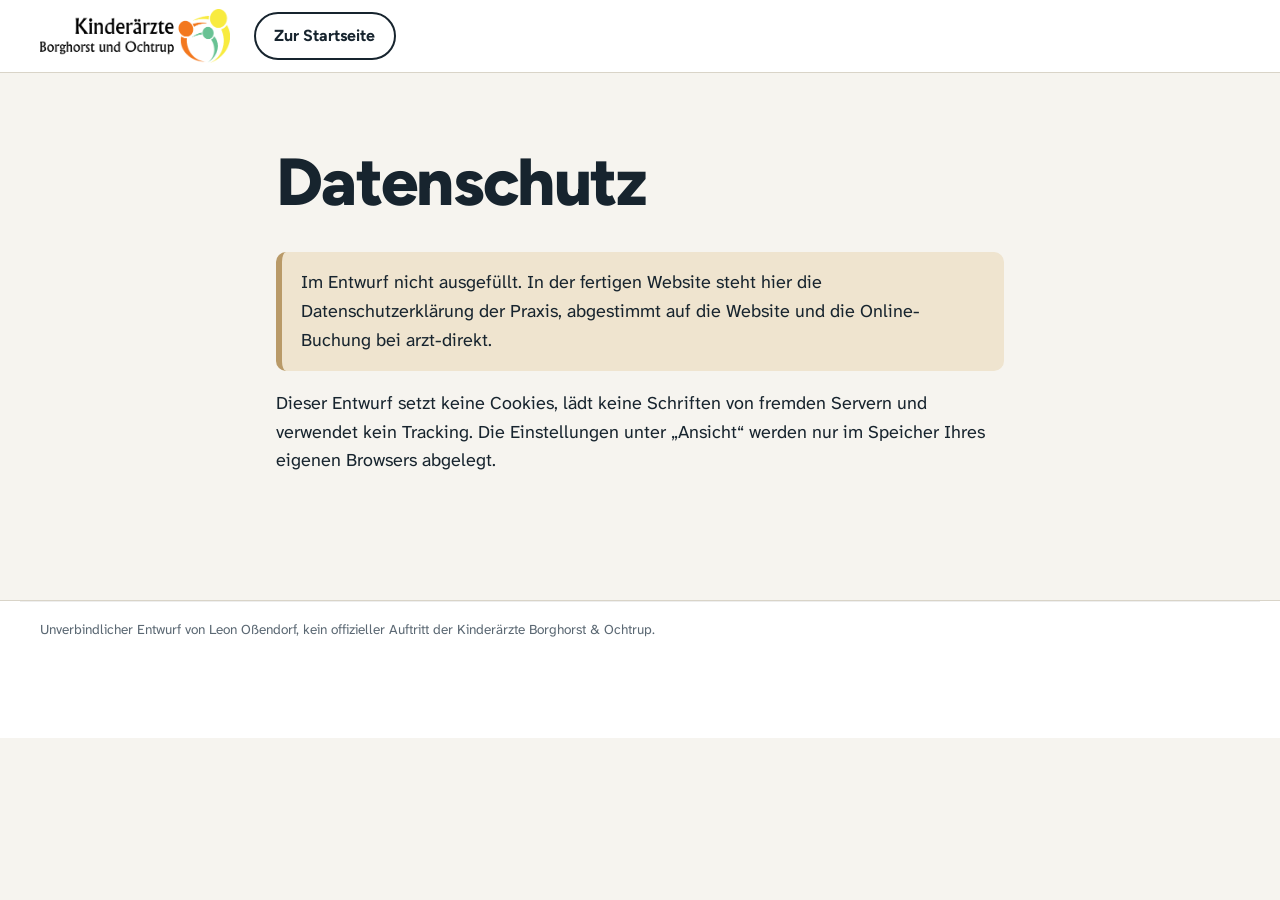
<file: datenschutz.html>
<!doctype html>
<html lang="de-DE">
<head>
<meta charset="utf-8">
<meta name="viewport" content="width=device-width, initial-scale=1">
<meta name="robots" content="noindex,nofollow">
<title>Datenschutz – Kinderärzte Borghorst &amp; Ochtrup (Entwurf)</title>
<link rel="stylesheet" href="css/style.css">
<link rel="icon" href="img/favicon.svg" type="image/svg+xml">
<script>try{var a=JSON.parse(localStorage.getItem('ansicht')||'{}');var h=document.documentElement;if(a.schrift)h.dataset.schrift=a.schrift;if(a.kontrast)h.dataset.kontrast='1';if(a.ruhe)h.dataset.ruhe='1';if(a.abstand)h.dataset.abstand='1';if(a.links)h.dataset.links='1';}catch(e){}</script>
</head>
<body>
<a class="skip" href="#inhalt">Zum Inhalt springen</a>
<header class="kopf"><div class="kopf__innen">
<a class="kopf__logo" href="index.html" aria-label="Kinderärzte Borghorst und Ochtrup, zur Startseite"><img src="img/logo.png" width="880" height="250" alt="Kinderärzte Borghorst und Ochtrup"></a>
<div class="kopf__aktionen"><a class="knopf" href="index.html">Zur Startseite</a></div>
</div></header>
<main id="inhalt" tabindex="-1" class="abschnitt unterseite">
<h1>Datenschutz</h1>
<p class="hinweis-entwurf">Im Entwurf nicht ausgefüllt. In der fertigen Website steht hier die Datenschutzerklärung der Praxis, abgestimmt auf die Website und die Online-Buchung bei arzt-direkt.</p><p>Dieser Entwurf setzt keine Cookies, lädt keine Schriften von fremden Servern und verwendet kein Tracking. Die Einstellungen unter „Ansicht“ werden nur im Speicher Ihres eigenen Browsers abgelegt.</p>
</main>
<footer class="fuss"><p class="fuss__entwurf">Unverbindlicher Entwurf von Leon Oßendorf, kein offizieller Auftritt der Kinderärzte Borghorst &amp; Ochtrup.</p></footer>
</body>
</html>
</file>
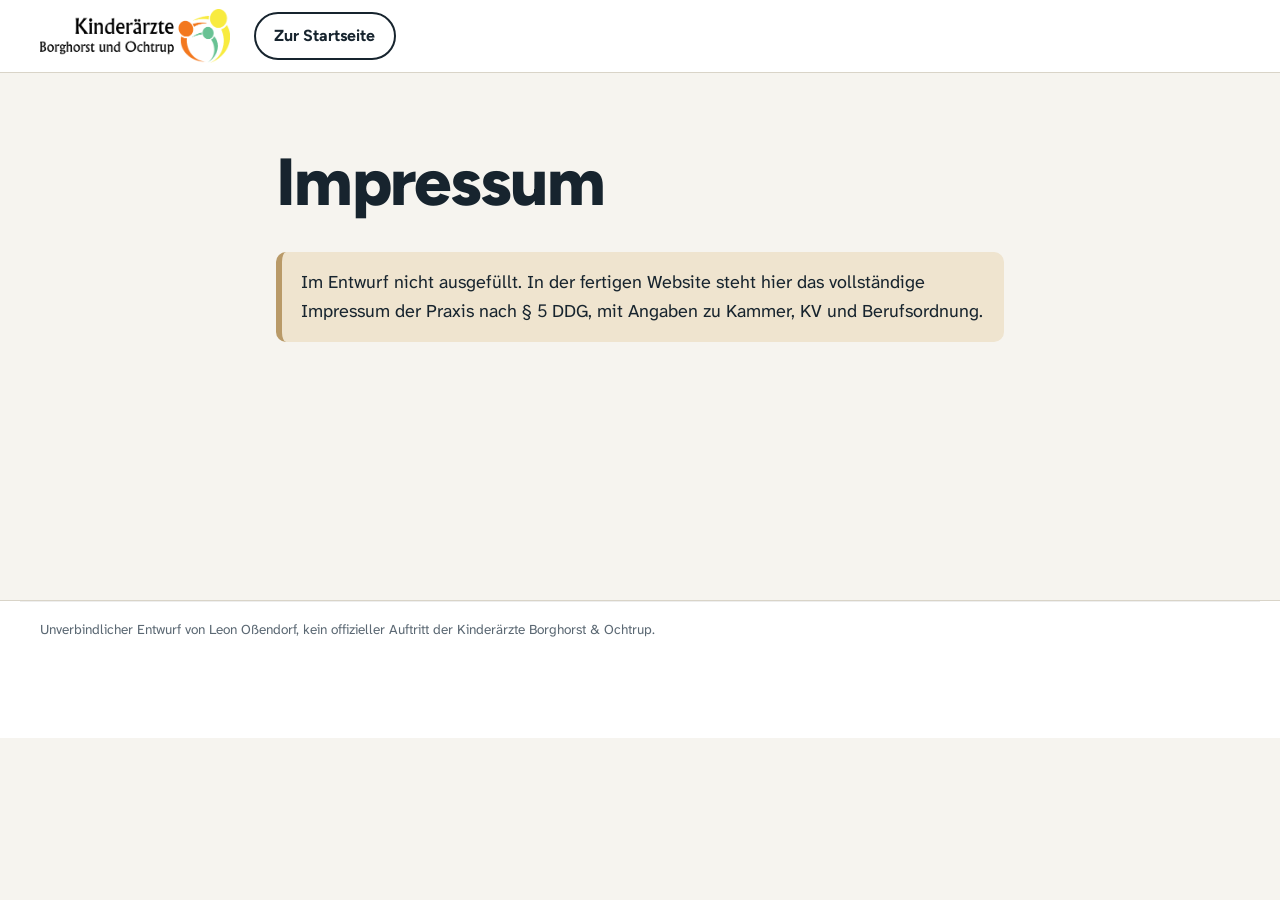
<file: impressum.html>
<!doctype html>
<html lang="de-DE">
<head>
<meta charset="utf-8">
<meta name="viewport" content="width=device-width, initial-scale=1">
<meta name="robots" content="noindex,nofollow">
<title>Impressum – Kinderärzte Borghorst &amp; Ochtrup (Entwurf)</title>
<link rel="stylesheet" href="css/style.css">
<link rel="icon" href="img/favicon.svg" type="image/svg+xml">
<script>try{var a=JSON.parse(localStorage.getItem('ansicht')||'{}');var h=document.documentElement;if(a.schrift)h.dataset.schrift=a.schrift;if(a.kontrast)h.dataset.kontrast='1';if(a.ruhe)h.dataset.ruhe='1';if(a.abstand)h.dataset.abstand='1';if(a.links)h.dataset.links='1';}catch(e){}</script>
</head>
<body>
<a class="skip" href="#inhalt">Zum Inhalt springen</a>
<header class="kopf"><div class="kopf__innen">
<a class="kopf__logo" href="index.html" aria-label="Kinderärzte Borghorst und Ochtrup, zur Startseite"><img src="img/logo.png" width="880" height="250" alt="Kinderärzte Borghorst und Ochtrup"></a>
<div class="kopf__aktionen"><a class="knopf" href="index.html">Zur Startseite</a></div>
</div></header>
<main id="inhalt" tabindex="-1" class="abschnitt unterseite">
<h1>Impressum</h1>
<p class="hinweis-entwurf">Im Entwurf nicht ausgefüllt. In der fertigen Website steht hier das vollständige Impressum der Praxis nach § 5 DDG, mit Angaben zu Kammer, KV und Berufsordnung.</p>
</main>
<footer class="fuss"><p class="fuss__entwurf">Unverbindlicher Entwurf von Leon Oßendorf, kein offizieller Auftritt der Kinderärzte Borghorst &amp; Ochtrup.</p></footer>
</body>
</html>
</file>
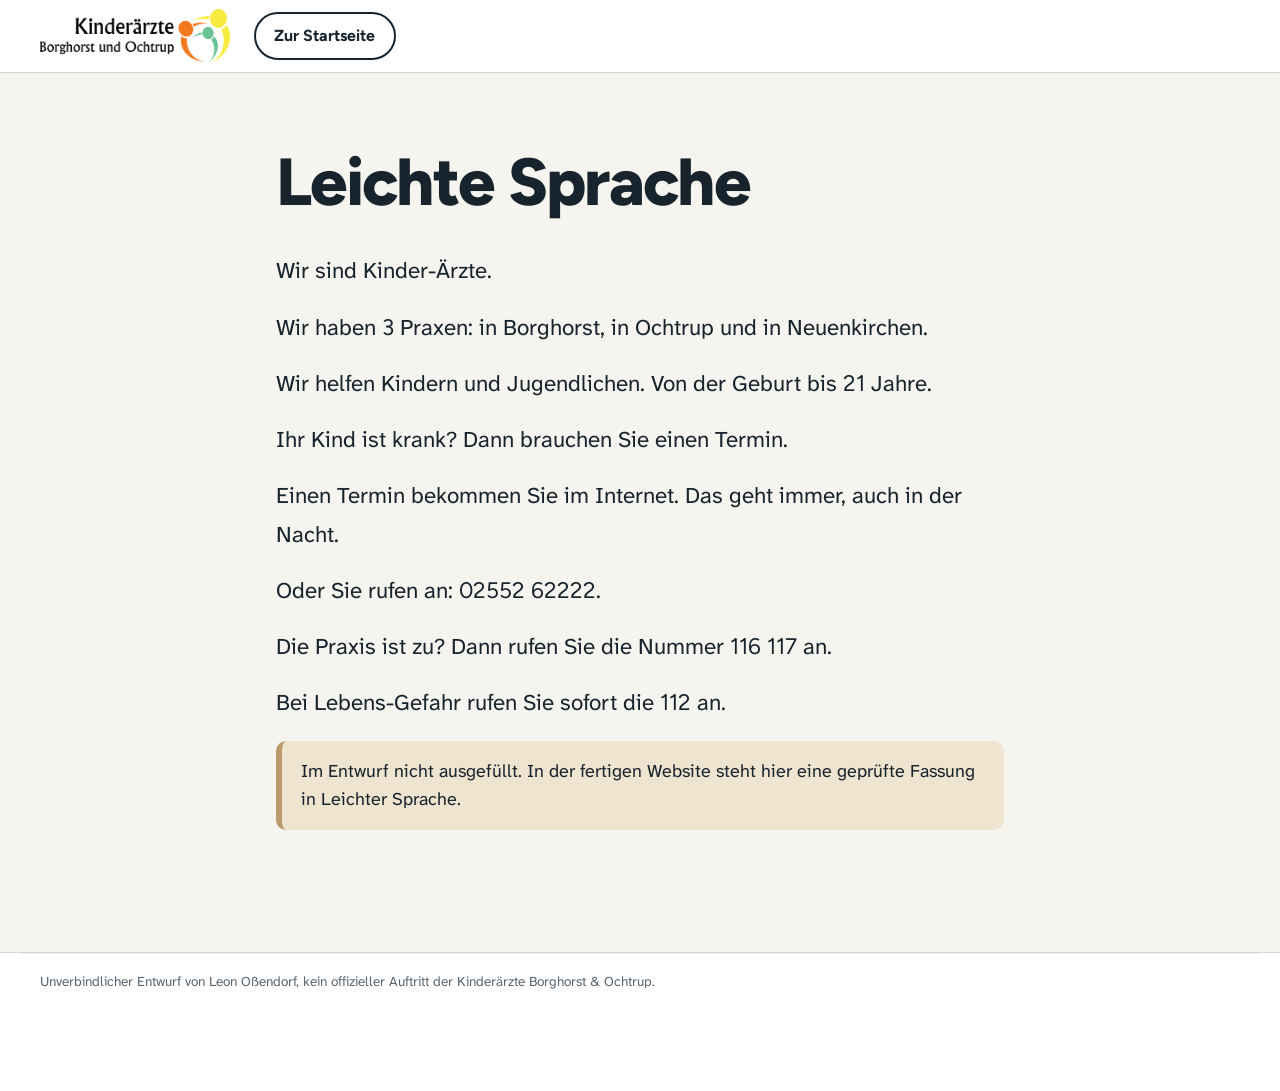
<file: leichte-sprache.html>
<!doctype html>
<html lang="de-DE">
<head>
<meta charset="utf-8">
<meta name="viewport" content="width=device-width, initial-scale=1">
<meta name="robots" content="noindex,nofollow">
<title>Leichte Sprache – Kinderärzte Borghorst &amp; Ochtrup (Entwurf)</title>
<link rel="stylesheet" href="css/style.css">
<link rel="icon" href="img/favicon.svg" type="image/svg+xml">
<script>try{var a=JSON.parse(localStorage.getItem('ansicht')||'{}');var h=document.documentElement;if(a.schrift)h.dataset.schrift=a.schrift;if(a.kontrast)h.dataset.kontrast='1';if(a.ruhe)h.dataset.ruhe='1';if(a.abstand)h.dataset.abstand='1';if(a.links)h.dataset.links='1';}catch(e){}</script>
</head>
<body>
<a class="skip" href="#inhalt">Zum Inhalt springen</a>
<header class="kopf"><div class="kopf__innen">
<a class="kopf__logo" href="index.html" aria-label="Kinderärzte Borghorst und Ochtrup, zur Startseite"><img src="img/logo.png" width="880" height="250" alt="Kinderärzte Borghorst und Ochtrup"></a>
<div class="kopf__aktionen"><a class="knopf" href="index.html">Zur Startseite</a></div>
</div></header>
<main id="inhalt" tabindex="-1" class="abschnitt unterseite">
<h1>Leichte Sprache</h1>
<div class="leicht">
<p>Wir sind Kinder-Ärzte.</p>
<p>Wir haben 3 Praxen: in Borghorst, in Ochtrup und in Neuenkirchen.</p>
<p>Wir helfen Kindern und Jugendlichen. Von der Geburt bis 21 Jahre.</p>
<p>Ihr Kind ist krank? Dann brauchen Sie einen Termin.</p>
<p>Einen Termin bekommen Sie im Internet. Das geht immer, auch in der Nacht.</p>
<p>Oder Sie rufen an: 02552 62222.</p>
<p>Die Praxis ist zu? Dann rufen Sie die Nummer 116 117 an.</p>
<p>Bei Lebens-Gefahr rufen Sie sofort die 112 an.</p>
</div><p class="hinweis-entwurf">Im Entwurf nicht ausgefüllt. In der fertigen Website steht hier eine geprüfte Fassung in Leichter Sprache.</p>
</main>
<footer class="fuss"><p class="fuss__entwurf">Unverbindlicher Entwurf von Leon Oßendorf, kein offizieller Auftritt der Kinderärzte Borghorst &amp; Ochtrup.</p></footer>
</body>
</html>
</file>
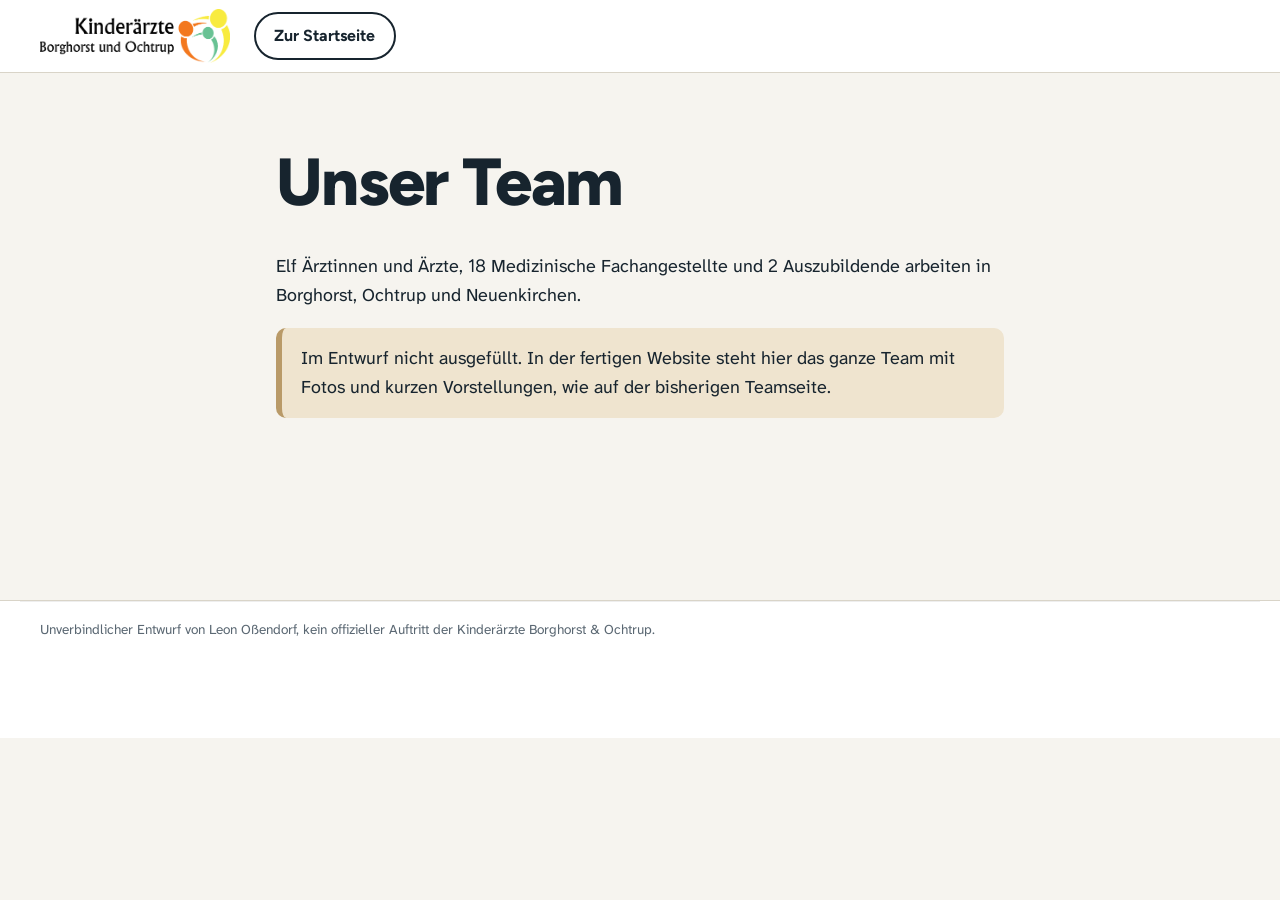
<file: team.html>
<!doctype html>
<html lang="de-DE">
<head>
<meta charset="utf-8">
<meta name="viewport" content="width=device-width, initial-scale=1">
<meta name="robots" content="noindex,nofollow">
<title>Unser Team – Kinderärzte Borghorst &amp; Ochtrup (Entwurf)</title>
<link rel="stylesheet" href="css/style.css">
<link rel="icon" href="img/favicon.svg" type="image/svg+xml">
<script>try{var a=JSON.parse(localStorage.getItem('ansicht')||'{}');var h=document.documentElement;if(a.schrift)h.dataset.schrift=a.schrift;if(a.kontrast)h.dataset.kontrast='1';if(a.ruhe)h.dataset.ruhe='1';if(a.abstand)h.dataset.abstand='1';if(a.links)h.dataset.links='1';}catch(e){}</script>
</head>
<body>
<a class="skip" href="#inhalt">Zum Inhalt springen</a>
<header class="kopf"><div class="kopf__innen">
<a class="kopf__logo" href="index.html" aria-label="Kinderärzte Borghorst und Ochtrup, zur Startseite"><img src="img/logo.png" width="880" height="250" alt="Kinderärzte Borghorst und Ochtrup"></a>
<div class="kopf__aktionen"><a class="knopf" href="index.html">Zur Startseite</a></div>
</div></header>
<main id="inhalt" tabindex="-1" class="abschnitt unterseite">
<h1>Unser Team</h1>
<p>Elf Ärztinnen und Ärzte, 18 Medizinische Fachangestellte und 2 Auszubildende arbeiten in Borghorst, Ochtrup und Neuenkirchen.</p><p class="hinweis-entwurf">Im Entwurf nicht ausgefüllt. In der fertigen Website steht hier das ganze Team mit Fotos und kurzen Vorstellungen, wie auf der bisherigen Teamseite.</p>
</main>
<footer class="fuss"><p class="fuss__entwurf">Unverbindlicher Entwurf von Leon Oßendorf, kein offizieller Auftritt der Kinderärzte Borghorst &amp; Ochtrup.</p></footer>
</body>
</html>
</file>
<file: css/style.css>
/* Kinderärzte Borghorst & Ochtrup – Entwurf von Leon Oßendorf
   Gestaltungsidee: Die drei Figuren aus dem Praxislogo (Orange, Gelb, Grün) stehen für die drei Praxen.
   Dazu Birkenholz mit Schichtkante wie die Möbel im Wartebereich. */

@font-face{font-family:"Figtree";src:url(../fonts/figtree.woff2) format("woff2");font-weight:300 900;font-display:swap}
@font-face{font-family:"Ziffern";src:url(../fonts/figtree.woff2) format("woff2");font-weight:300 900;font-display:swap;unicode-range:U+0030-0039}
@font-face{font-family:"Atkinson";src:url(../fonts/atkinson-var.woff2) format("woff2");font-weight:200 800;font-display:swap}

:root{
  --tinte:#17242e;
  --tinte-2:#3c4a55;
  --grau:#5b6873;
  --linie:#d9d4c8;
  --papier:#ffffff;
  --grund:#f6f4ef;
  --birke:#efe4cf;
  --birke-2:#e2d1b0;
  --birke-3:#b99a68;
  --orange:#f3781e;
  --orange-text:#a94a06;
  --gelb:#f8eb3f;
  --gelb-tief:#d9c400;
  --gruen:#68c294;
  --gruen-text:#1d6a45;
  --rot:#b3261e;
  --fokus:#0b57d0;
  --radius:14px;
  --max:1240px;
  --schrift:1.125rem;
  --zeile:1.6;
  --kante:repeating-linear-gradient(90deg,#f3e8d2 0 3px,#cdb48a 3px 4px,#efe2c8 4px 7px,#bfa271 7px 8px);
}
html[data-schrift="gross"]{font-size:115%}
html[data-schrift="sehrgross"]{font-size:132%}
html[data-abstand="1"]{--zeile:1.95}
html[data-kontrast="1"]{--tinte:#000;--tinte-2:#000;--grau:#1f1f1f;--grund:#fff;--birke:#fff;--linie:#000;--orange-text:#7a3300;--gruen-text:#0a4a2c}
html[data-kontrast="1"] .tafel,html[data-kontrast="1"] .ortkarte,html[data-kontrast="1"] .weg{border:2px solid #000}
html[data-links="1"] a{text-decoration:underline!important;text-decoration-thickness:2px!important}

*,*::before,*::after{box-sizing:border-box}
html{scroll-behavior:smooth;-webkit-text-size-adjust:100%}
html[data-ruhe="1"]{scroll-behavior:auto}
body{margin:0;font-family:"Ziffern","Atkinson",system-ui,sans-serif;font-size:var(--schrift);line-height:var(--zeile);color:var(--tinte);background:var(--grund)}
img{max-width:100%;height:auto;display:block}
h1,h2,h3{font-family:"Figtree",system-ui,sans-serif;line-height:1.12;margin:0 0 .5em;letter-spacing:-.01em}
h1{font-size:clamp(2.3rem,5.2vw,4.2rem);font-weight:800;letter-spacing:-.025em}
h2{font-size:clamp(1.75rem,3.2vw,2.6rem);font-weight:800}
h3{font-size:1.2em;font-weight:750}
p{margin:0 0 1em}
a{color:var(--tinte);text-decoration-thickness:1.5px;text-underline-offset:3px}
a:hover{text-decoration-thickness:3px}
:focus-visible{outline:3px solid var(--fokus);outline-offset:3px;border-radius:6px}
.sr{position:absolute!important;width:1px;height:1px;overflow:hidden;clip:rect(0 0 0 0);white-space:nowrap}
.skip{position:absolute;left:1rem;top:-4rem;background:var(--tinte);color:#fff;padding:.7rem 1rem;border-radius:8px;z-index:100;font-weight:700}
.skip:focus{top:1rem}
.klein{font-size:.88em;color:var(--grau)}
main:focus{outline:none}

/* Knöpfe */
.knopf{display:inline-flex;align-items:center;justify-content:center;gap:.5em;min-height:48px;padding:.6em 1.15em;border-radius:999px;border:2px solid var(--tinte);background:var(--papier);color:var(--tinte);font:700 1rem/1.2 "Figtree",sans-serif;text-decoration:none;cursor:pointer;transition:transform .2s ease,background-color .2s ease,box-shadow .2s ease}
.knopf:hover{transform:translateY(-1px);box-shadow:0 4px 0 -1px var(--tinte)}
.knopf--haupt{background:var(--orange);border-color:var(--orange);color:var(--tinte)}
.knopf--haupt:hover{background:#ff8a33;box-shadow:0 4px 0 -1px var(--orange-text)}
.knopf--gross{font-size:1.12rem;min-height:56px;padding:.8em 1.6em}

/* Kopf */
.kopf{position:sticky;top:0;z-index:40;background:rgba(255,255,255,.96);backdrop-filter:saturate(1.2) blur(6px);border-bottom:1px solid var(--linie)}
.kopf__innen{max-width:var(--max);margin:0 auto;padding:.55rem 1.25rem;display:flex;align-items:center;gap:1.5rem}
.kopf__logo img{width:190px;height:auto}
.kopf__nav{margin-left:auto}
.kopf__nav ul{list-style:none;display:flex;gap:1.4rem;margin:0;padding:0}
.kopf__nav a{font:600 1rem "Figtree",sans-serif;text-decoration:none;padding:.4rem 0;border-bottom:2px solid transparent}
.kopf__nav a:hover{border-bottom-color:var(--orange)}
.kopf__aktionen{display:flex;gap:.6rem;align-items:center}
.knopf-ansicht{display:inline-flex;align-items:center;gap:.4em;min-height:44px;padding:.3em .8em;border:2px solid var(--linie);border-radius:999px;background:#fff;color:var(--tinte);font:600 .95rem "Figtree",sans-serif;cursor:pointer}
.knopf-ansicht:hover{border-color:var(--tinte)}
.kopf__termin{min-height:44px;padding:.45em 1.1em}

/* Erster Bildschirm */
.start{max-width:var(--max);margin:0 auto;padding:2.2rem 1.25rem 3.5rem;display:grid;grid-template-columns:minmax(0,5fr) minmax(0,6fr);gap:3rem;align-items:start}
.start__ort{font:600 1.02rem "Figtree",sans-serif;color:var(--tinte-2);margin-bottom:.9rem;max-width:30ch}
.start h1{margin-bottom:1.6rem}
.start__bild{margin:0;position:relative;align-self:start;margin-top:.4rem}
.start__bild img{width:100%;height:auto;border-radius:22px}
.start__bild::before{content:"";position:absolute;inset:auto auto -14px -14px;width:120px;height:120px;border-radius:50%;background:var(--gelb);z-index:-1}
.start__bild::after{content:"";position:absolute;right:-12px;top:-12px;width:64px;height:64px;border-radius:50%;background:var(--gruen);z-index:-1}
.start__bild figcaption{position:absolute;left:1rem;bottom:1rem;background:rgba(255,255,255,.92);padding:.25rem .7rem;border-radius:999px;font-size:.85rem;color:var(--tinte-2)}

/* Tafel aus Birkenholz */
.tafel{position:relative;background:var(--papier);border-radius:18px;padding:1.35rem 1.4rem 1.2rem 2.1rem;box-shadow:0 1px 0 var(--linie),0 18px 40px -24px rgba(23,36,46,.45)}
.tafel__kante{position:absolute;left:0;top:0;bottom:0;width:12px;border-radius:18px 0 0 18px;background:var(--kante)}
.tafel__titel{font-size:1.05rem;font-weight:700;color:var(--tinte-2);display:flex;gap:.5em;align-items:baseline;margin-bottom:.6rem}
.tafel__titel span:first-child{font-weight:800;color:var(--tinte)}
.tafel__liste{list-style:none;margin:0 0 1rem;padding:0}
.ort{display:grid;grid-template-columns:auto 1fr auto;grid-template-areas:"punkt name mehr" "punkt status mehr";column-gap:.85rem;align-items:center;padding:.6rem 0;border-top:1px solid #ece7dc}
.ort:first-child{border-top:0}
.ort__punkt{grid-area:punkt;display:inline-block;width:22px;height:22px;border-radius:50%;background:var(--farbe);box-shadow:inset 0 -3px 0 rgba(0,0,0,.08);flex:none}
.ort--borghorst{--farbe:var(--orange)}
.ort--ochtrup{--farbe:var(--gelb)}
.ort--neuenkirchen{--farbe:var(--gruen)}
.ort__name{grid-area:name;font:750 1.12rem "Figtree",sans-serif}
.ort__status{grid-area:status;font-size:.98rem;color:var(--grau)}
.ort__status strong{color:var(--gruen-text)}
.ort__status.ist-zu strong{color:var(--tinte-2)}
.ort__mehr{grid-area:mehr;font-size:.92rem;padding:.6rem 0 .6rem .5rem}
.termin-gross{display:block;background:var(--orange);color:var(--tinte);text-decoration:none;border-radius:14px;padding:1rem 1.15rem 1.05rem;position:relative;transition:transform .25s ease,box-shadow .25s ease}
.termin-gross::after{content:"";position:absolute;right:1.1rem;top:1.15rem;width:28px;height:28px;border-radius:50%;background:#fff url("data:image/svg+xml,%3Csvg xmlns='http://www.w3.org/2000/svg' viewBox='0 0 24 24'%3E%3Cpath d='M9 6l6 6-6 6' fill='none' stroke='%2317242e' stroke-width='2.6' stroke-linecap='round' stroke-linejoin='round'/%3E%3C/svg%3E") center/18px no-repeat;transition:transform .25s ease}
.termin-gross:hover{transform:translateY(-2px);box-shadow:0 10px 24px -14px var(--orange-text)}
.termin-gross:hover::after{transform:translateX(3px)}
.termin-gross__titel{display:block;font:800 1.35rem "Figtree",sans-serif;padding-right:2.4rem;margin-bottom:.25rem}
.termin-gross__text{display:block;font-size:.98rem;line-height:1.45}
.tafel__fuss{display:flex;justify-content:space-between;gap:.8rem;flex-wrap:wrap;margin:.9rem 0 0;font-size:.95rem}
.tafel__tel{color:var(--grau)}
.tafel__zu{margin:.8rem 0 0;padding:.6rem .8rem;background:#fdf0e6;border-radius:10px;font-size:.95rem}

/* Abschnitte */
.abschnitt{max-width:var(--max);margin:0 auto;padding:4.5rem 1.25rem}
.abschnitt__kopf{max-width:46rem;margin-bottom:2rem}
.abschnitt__kopf p{color:var(--tinte-2);font-size:1.08em}

/* Anliegen-Weiche */
.anliegen{padding-top:3.5rem}
.weiche{display:grid;grid-template-columns:repeat(2,minmax(0,1fr));gap:.9rem 1.2rem;align-items:start}
.weg{background:var(--papier);border-radius:var(--radius);border:1px solid var(--linie);transition:box-shadow .25s ease,border-color .25s ease}
.weg[open]{grid-column:1/-1;border-color:var(--tinte);box-shadow:0 16px 36px -26px rgba(23,36,46,.6)}
.weg summary{list-style:none;cursor:pointer;display:flex;align-items:center;gap:1rem;padding:1.05rem 1.2rem;min-height:64px;font:750 1.15rem "Figtree",sans-serif}
.weg summary::-webkit-details-marker{display:none}
.weg summary::after{content:"";margin-left:auto;width:12px;height:12px;border-right:2.5px solid var(--tinte);border-bottom:2.5px solid var(--tinte);transform:rotate(45deg) translateY(-3px);transition:transform .25s ease}
.weg[open] summary::after{transform:rotate(225deg) translateY(-3px)}
.weg__nr{display:inline-grid;place-items:center;width:36px;height:36px;border-radius:50%;background:var(--birke);font:800 1rem "Figtree",sans-serif;flex:none}
.weg[open] .weg__nr{background:var(--orange)}
.weg__inhalt{padding:0 1.4rem 1.4rem 4.2rem;max-width:62rem}
.schritte-kurz{margin:0;padding-left:1.2rem}
.schritte-kurz li{margin-bottom:.9rem;padding-left:.3rem}
.schritte-kurz .knopf{margin:.6rem 0 .2rem;display:flex;width:max-content}
.punkte{padding-left:1.2rem;margin:0 0 1rem}
.punkte li{margin-bottom:.55rem}
.app-knoepfe{display:flex;gap:.6rem;flex-wrap:wrap;margin:0 0 1rem}
.zwei{display:grid;grid-template-columns:1fr 1fr;gap:1.5rem}
.zwei h3{margin-bottom:.15rem}
.zwei .klein{margin-bottom:.4rem}

/* U-Rechner */
.u-rechner{background:var(--grund);border-radius:12px;padding:1.1rem 1.2rem;margin-bottom:1rem}
.u-rechner label{display:block;font-weight:700;margin-bottom:.4rem}
.u-rechner__zeile{display:flex;gap:.6rem;flex-wrap:wrap}
.u-rechner input[type=date]{font:inherit;min-height:48px;padding:.4rem .8rem;border:2px solid var(--tinte-2);border-radius:10px;background:#fff;color:var(--tinte)}
.u-rechner__form .klein{margin:.5rem 0 0}
.u-rechner__ergebnis:not(:empty){margin-top:1rem;padding-top:1rem;border-top:1px dashed var(--birke-3)}
.u-treffer{display:flex;gap:1rem;align-items:flex-start;flex-wrap:wrap}
.u-marke{display:inline-grid;place-items:center;min-width:64px;height:64px;padding:0 .6rem;border-radius:50%;background:var(--gelb);font:800 1.35rem "Figtree",sans-serif}
.u-treffer__text{flex:1 1 16rem}
.u-treffer__text p{margin:.1rem 0 .6rem}
.u-alle summary{cursor:pointer;font-weight:700;padding:.4rem 0}
.u-liste{list-style:none;padding:0;margin:.5rem 0 1rem;display:grid;grid-template-columns:repeat(auto-fill,minmax(15rem,1fr));gap:.4rem 1.2rem}
.u-liste li{display:flex;gap:.7rem;padding:.35rem 0;border-bottom:1px solid #ece7dc;font-size:.95rem}
.u-liste b{min-width:2.6rem;font-family:"Figtree",sans-serif}

/* Anleitung */
.buchen{background:linear-gradient(var(--birke),var(--birke));max-width:none;padding-left:max(1.25rem,calc((100% - var(--max))/2 + 1.25rem));padding-right:max(1.25rem,calc((100% - var(--max))/2 + 1.25rem));position:relative}
.buchen::before{content:"";position:absolute;left:0;right:0;top:0;height:10px;background:repeating-linear-gradient(180deg,#f3e8d2 0 2px,#cdb48a 2px 3px,#efe2c8 3px 5px,#bfa271 5px 6px,#f3e8d2 6px 10px)}
.schritte{list-style:none;margin:0;padding:0;display:grid;grid-template-columns:repeat(5,minmax(0,1fr));gap:1.1rem}
.schritt{display:flex;flex-direction:column;background:#fff;border-radius:16px;overflow:hidden;box-shadow:0 12px 30px -24px rgba(23,36,46,.6)}
.schritt figure{margin:0;background:#f4f6f8;border-bottom:1px solid #e6e9ec}
.schritt figure img{width:100%;height:auto}
.schritt__text{padding:1rem 1.1rem 1.2rem;position:relative}
.schritt__nr{position:absolute;top:-22px;left:1rem;width:40px;height:40px;border-radius:50%;background:var(--tinte);color:#fff;display:grid;place-items:center;font:800 1.1rem "Figtree",sans-serif;border:3px solid #fff}
.schritt h3{margin:.6rem 0 .3rem;font-size:1.1rem}
.schritt p{font-size:.95rem;margin:0;line-height:1.5}
.quelle{margin:1rem 0 0}
.buchen__los{margin:1.6rem 0 0}

/* Zeiten */
.orte{display:grid;grid-template-columns:repeat(3,minmax(0,1fr));gap:1.2rem}
.ortkarte{background:#fff;border-radius:var(--radius);padding:1.4rem 1.4rem 1.2rem;border-top:8px solid var(--farbe);box-shadow:0 1px 0 var(--linie);display:flex;flex-direction:column;scroll-margin-top:90px}
.ortkarte h3{display:flex;align-items:center;gap:.6rem;flex-wrap:wrap;font-size:1.35rem;margin-bottom:.4rem}
.ortkarte .ort__punkt{width:18px;height:18px}
.ortkarte__zusatz{font:600 .85rem "Ziffern","Atkinson",sans-serif;color:var(--grau);width:100%;padding-left:1.7rem;margin-top:-.25rem}
.ortkarte__adresse{color:var(--tinte-2);margin-bottom:.6rem}
.ortkarte__jetzt{font-weight:700;min-height:1.6em;margin-bottom:.6rem}
.ortkarte__jetzt.offen{color:var(--gruen-text)}
.zeittabelle{width:100%;border-collapse:collapse;margin-bottom:.9rem;font-size:.98rem}
.zeittabelle th{text-align:left;font-weight:400;color:var(--tinte-2);padding:.42rem .5rem .42rem 0;vertical-align:top;width:45%}
.zeittabelle td{padding:.42rem 0;vertical-align:top}
.zeittabelle tr{border-top:1px solid #eee8dc}
.zeittabelle tr.heute{background:linear-gradient(90deg,color-mix(in srgb,var(--farbe) 22%,#fff),#fff)}
.zeittabelle tr.heute th{font-weight:700;color:var(--tinte);padding-left:.5rem}
.weglink{margin-top:auto;font-weight:700;display:inline-flex;align-items:center;gap:.4rem;min-height:44px}
.weglink::before{content:"";width:18px;height:18px;background:url("data:image/svg+xml,%3Csvg xmlns='http://www.w3.org/2000/svg' viewBox='0 0 24 24'%3E%3Cpath d='M12 22s7-6.2 7-12a7 7 0 1 0-14 0c0 5.8 7 12 7 12z' fill='none' stroke='%2317242e' stroke-width='2.2'/%3E%3Ccircle cx='12' cy='10' r='2.6' fill='%2317242e'/%3E%3C/svg%3E") center/contain no-repeat}
.telefonband{margin-top:1.4rem;background:#fff;border-radius:var(--radius);padding:1.4rem 1.6rem;display:flex;justify-content:space-between;gap:1.5rem;flex-wrap:wrap;align-items:center;box-shadow:0 1px 0 var(--linie)}
.telefonband h3{margin-bottom:.2rem}
.telefonband p{margin:0}
.telefonband__jetzt{font-weight:700;margin-bottom:.3rem!important}
.telefonband__rechts{display:flex;gap:.6rem;flex-wrap:wrap;align-items:center}
.telefonband__tipp{width:100%;font-size:.95rem;color:var(--tinte-2)}

/* Notdienst */
.notdienst{background:var(--tinte);color:#fff;scroll-margin-top:70px}
.notdienst__innen{max-width:var(--max);margin:0 auto;padding:4.5rem 1.25rem}
.notdienst a{color:#fff}
.notdienst__jetzt:not(:empty){display:inline-block;background:#fff;color:var(--tinte);padding:.55rem 1rem;border-radius:12px;font-weight:700;margin-bottom:1.6rem}
.notdienst__jetzt a{color:var(--tinte)}
.notdienst__raster{display:grid;grid-template-columns:repeat(4,minmax(0,1fr));gap:1rem}
.notkarte{background:rgba(255,255,255,.07);border:1px solid rgba(255,255,255,.18);border-radius:var(--radius);padding:1.3rem;display:flex;flex-direction:column;gap:.2rem}
.notkarte.ist-jetzt{background:rgba(255,255,255,.14);border-color:var(--gelb);box-shadow:inset 0 0 0 2px var(--gelb)}
.notkarte h3{font-size:1.12rem}
.notkarte p{font-size:.98rem;margin-bottom:.6rem;color:#e8edf1}
.notkarte .klein{color:#d3dbe1}
.notkarte--rot{background:var(--rot);border-color:var(--rot)}
.notkarte--rot p{color:#fff}
.notnummer{font:800 2.6rem/1 "Figtree",sans-serif;text-decoration:none;margin-top:auto;padding:.2rem 0}
.notnummer--klein{font-size:1.6rem;margin-top:auto}
.weglink--hell{margin-top:.4rem}
.weglink--hell::before{filter:invert(1)}
.notdienst__quelle{color:#c9d2d9!important;margin-top:1.4rem;max-width:52rem}

/* Praxis */
.praxis__raster{display:grid;grid-template-columns:minmax(0,1fr) minmax(0,1fr);gap:3rem;align-items:start}
.zeitlinie{list-style:none;margin:0 0 2rem;padding:0;border-left:3px solid var(--birke-2)}
.zeitlinie li{position:relative;padding:0 0 1rem 1.6rem}
.zeitlinie li::before{content:"";position:absolute;left:-9px;top:.45em;width:15px;height:15px;border-radius:50%;background:var(--grund);border:3px solid var(--orange)}
.zeitlinie li:nth-child(2)::before{border-color:var(--gelb-tief)}
.zeitlinie li:nth-child(3)::before{border-color:var(--gruen)}
.zeitlinie li:last-child::before{background:var(--orange)}
.zeitlinie__jahr{display:block;font:800 1.05rem "Figtree",sans-serif}
.leistungen{list-style:none;margin:0;padding:0;display:grid;grid-template-columns:1fr 1fr;gap:.2rem 1.2rem}
.leistungen li{padding:.45rem 0 .45rem 1.4rem;border-bottom:1px solid #e7e1d4;position:relative;font-size:.98rem}
.leistungen li::before{content:"";position:absolute;left:0;top:.95em;width:9px;height:9px;border-radius:50%;background:var(--birke-3)}
.praxis__bild{margin:0}
.praxis__bild img{border-radius:20px;width:100%}
.praxis__bild figcaption{font-size:.88rem;color:var(--grau);margin-top:.5rem}
.team{margin-top:3.5rem;padding-top:2.5rem;border-top:1px solid var(--linie)}
.team__liste{list-style:none;margin:1rem 0 1.4rem;padding:0;display:grid;grid-template-columns:repeat(auto-fill,minmax(17rem,1fr));gap:.2rem 1.6rem}
.team__liste li{padding:.6rem 0;border-bottom:1px solid #e7e1d4}
.team__liste strong{display:block;font-family:"Figtree",sans-serif;font-weight:750}
.team__liste span{font-size:.9rem;color:var(--grau);line-height:1.4;display:block}
.team__mfa{color:var(--tinte-2)}

/* Aktuelles */
.aktuell{padding-top:1rem}
.aktuell__raster{display:grid;grid-template-columns:2fr 1fr;gap:1.2rem}
.meldung{background:#fff;border-radius:var(--radius);padding:1.5rem 1.6rem;box-shadow:0 1px 0 var(--linie)}
.meldung__rubrik{display:inline-block;font:700 .85rem "Figtree",sans-serif;background:var(--birke);padding:.15rem .6rem;border-radius:999px;margin-bottom:.7rem}
.meldung--insta{background:linear-gradient(160deg,#fff 60%,color-mix(in srgb,var(--gruen) 18%,#fff))}
.meldung a{font-weight:700}

/* Karriere */
.karriere{max-width:none;background:#fff;padding-left:max(1.25rem,calc((100% - var(--max))/2 + 1.25rem));padding-right:max(1.25rem,calc((100% - var(--max))/2 + 1.25rem))}
.karriere__raster{display:grid;grid-template-columns:minmax(0,7fr) minmax(0,5fr);gap:3rem;align-items:center}
.karriere__lead{font-size:1.12em;color:var(--tinte-2);max-width:40rem}
.stellen{list-style:none;margin:1.4rem 0 0;padding:0;display:grid;gap:.6rem}
.stelle{width:100%;text-align:left;display:grid;grid-template-columns:1fr auto;grid-template-areas:"t pfeil" "s pfeil";column-gap:1rem;align-items:center;background:var(--grund);border:2px solid transparent;border-radius:12px;padding:.9rem 1.1rem;font:inherit;color:var(--tinte);cursor:pointer;transition:border-color .2s ease,transform .2s ease}
.stelle strong{grid-area:t;font:750 1.08rem "Figtree",sans-serif}
.stelle span{grid-area:s;font-size:.92rem;color:var(--grau)}
.stelle::after{grid-area:pfeil;content:"Bewerben";font:700 .92rem "Figtree",sans-serif;color:var(--orange-text)}
.stelle:hover{border-color:var(--orange);transform:translateX(3px)}
.karriere__bild{margin:0}
.karriere__bild img{border-radius:50% 50% 22px 22px / 40% 40% 22px 22px;aspect-ratio:1/1.05;object-fit:cover;width:100%}

/* Formular */
.nachricht{max-width:52rem}
.formular{background:#fff;border-radius:18px;padding:1.6rem;box-shadow:0 1px 0 var(--linie),0 18px 40px -30px rgba(23,36,46,.45)}
.formular__entwurf{font-size:.88rem;color:var(--grau);margin-bottom:1rem}
.chips{border:0;padding:0;margin:0 0 1.2rem}
.chips legend{font-weight:700;margin-bottom:.5rem;padding:0}
.chips label{display:inline-flex;align-items:center;margin:0 .4rem .5rem 0;position:relative}
.chips input{position:absolute;opacity:0;width:1px;height:1px}
.chips label{padding:.55rem 1rem;border:2px solid var(--linie);border-radius:999px;cursor:pointer;min-height:44px;background:#fff;transition:border-color .2s ease,background-color .2s ease}
.chips label:has(input:checked){border-color:var(--tinte);background:var(--birke)}
.chips label:has(input:focus-visible){outline:3px solid var(--fokus);outline-offset:2px}
.optional{font-weight:400;color:var(--grau);font-size:.9em}
.felder-zwei{display:grid;grid-template-columns:1fr 1fr;gap:1rem}
.feld{margin-bottom:1.1rem}
.feld label{display:block;font-weight:700;margin-bottom:.35rem}
.feld input[type=text],.feld textarea{width:100%;font:inherit;color:var(--tinte);background:#fff;border:2px solid #8a949c;border-radius:10px;padding:.65rem .8rem;min-height:48px}
.feld input[type=file]{font:inherit;font-size:.95rem}
.feld input:focus,.feld textarea:focus{border-color:var(--tinte)}
.feld__fehler{color:var(--rot);font-weight:700;margin:.35rem 0 0;font-size:.95rem}
.feld input[aria-invalid=true]{border-color:var(--rot)}
.formular__danke{margin-top:1.2rem;padding:1.1rem 1.2rem;border-radius:12px;background:color-mix(in srgb,var(--gruen) 20%,#fff);border-left:6px solid var(--gruen)}
.formular__danke-titel{font:800 1.15rem "Figtree",sans-serif;margin-bottom:.3rem}
.formular__danke p:last-child{margin:0}

/* Fuß */
.fuss{background:#fff;border-top:1px solid var(--linie);margin-top:2rem}
.fuss__innen{max-width:var(--max);margin:0 auto;padding:3rem 1.25rem 1.5rem;display:grid;grid-template-columns:1.4fr 1.4fr 1fr 1fr;gap:2rem}
.fuss__marke img{width:200px;margin-bottom:.8rem}
.fuss__marke p{font-size:.92rem;color:var(--grau)}
.fuss__titel{font-size:1rem;margin-bottom:.6rem}
.fuss p{font-size:.95rem;line-height:1.8}
.fuss .ort__punkt{width:11px;height:11px;margin-right:.5rem;vertical-align:middle}
.fuss__entwurf{max-width:var(--max);margin:0 auto;padding:1rem 1.25rem 6rem;font-size:.85rem!important;color:var(--grau);border-top:1px solid #eee}

/* Mobile Leiste */
.leiste{display:none}

/* Ansicht-Dialog */
.ansicht{border:0;border-radius:18px;padding:0;max-width:min(30rem,calc(100% - 2rem));width:100%;color:var(--tinte);box-shadow:0 30px 80px -20px rgba(0,0,0,.45)}
.ansicht::backdrop{background:rgba(23,36,46,.45)}
.ansicht__innen{padding:1.4rem 1.5rem 1.5rem}
.ansicht__kopf{display:flex;justify-content:space-between;align-items:center;margin-bottom:1rem}
.ansicht__kopf h2{font-size:1.4rem;margin:0}
.ansicht__zu{width:44px;height:44px;border-radius:50%;border:2px solid var(--linie);background:#fff;font-size:1.6rem;line-height:1;cursor:pointer;color:var(--tinte)}
.ansicht__gruppe{border:0;padding:0;margin:0 0 1rem}
.ansicht__gruppe legend{font-weight:700;margin-bottom:.4rem}
.segment{display:flex;border:2px solid var(--tinte);border-radius:12px;overflow:hidden}
.segment label{flex:1;text-align:center;padding:.6rem .4rem;cursor:pointer;position:relative;min-height:44px}
.segment label+label{border-left:2px solid var(--tinte)}
.segment input{position:absolute;opacity:0}
.segment label:has(input:checked){background:var(--tinte);color:#fff}
.segment label:has(input:focus-visible){outline:3px solid var(--fokus);outline-offset:-5px}
.ansicht__schalter{display:grid;gap:.2rem;margin-bottom:1.2rem}
.schalter{display:flex;justify-content:space-between;align-items:center;gap:1rem;padding:.55rem 0;border-bottom:1px solid #eee;cursor:pointer;min-height:48px}
.schalter input{appearance:none;width:52px;height:30px;border-radius:999px;background:#c4c9cd;position:relative;cursor:pointer;flex:none;order:2;transition:background-color .2s ease}
.schalter input::after{content:"";position:absolute;left:3px;top:3px;width:24px;height:24px;border-radius:50%;background:#fff;transition:transform .2s ease}
.schalter input:checked{background:var(--gruen-text)}
.schalter input:checked::after{transform:translateX(22px)}
.ansicht__unten{display:flex;flex-wrap:wrap;gap:.6rem;align-items:center}
.ansicht__unten > a:last-child{width:100%;margin-top:.4rem}

/* Einblenden */
.zeigen{opacity:0;transform:translateY(14px);transition:opacity .6s ease,transform .6s ease}
.zeigen.ist-da{opacity:1;transform:none}
html[data-ruhe="1"] *,html[data-ruhe="1"] *::before,html[data-ruhe="1"] *::after{transition:none!important;animation:none!important}
html[data-ruhe="1"] .zeigen{opacity:1;transform:none}
@media (prefers-reduced-motion:reduce){
  html{scroll-behavior:auto}
  *,*::before,*::after{transition:none!important;animation:none!important}
  .zeigen{opacity:1;transform:none}
}

/* Responsiv */
@media (max-width:1180px){
  .kopf__nav ul{gap:1rem}
  .kopf__nav a{font-size:.95rem}
  .schritte{grid-template-columns:repeat(3,minmax(0,1fr))}
  .notdienst__raster{grid-template-columns:1fr 1fr}
}
@media (max-width:1020px){
  .kopf__nav{display:none}
  .kopf__aktionen{margin-left:auto}
}
@media (max-width:959px){
  .start{grid-template-columns:1fr;gap:2rem;padding-top:1.4rem}
  .start__bild{margin-top:0}
  .orte{grid-template-columns:1fr}
  .praxis__raster,.karriere__raster{grid-template-columns:1fr}
  .aktuell__raster{grid-template-columns:1fr}
  .fuss__innen{grid-template-columns:1fr 1fr}
  .karriere__bild{max-width:22rem}
}
@media (max-width:700px){
  :root{--schrift:1.0625rem}
  .kopf__innen{padding:.5rem 1rem;gap:.6rem}
  .kopf__logo img{width:150px}
  .kopf__termin{display:none}
  .knopf-ansicht span{position:absolute;width:1px;height:1px;overflow:hidden;clip:rect(0 0 0 0)}
  .knopf-ansicht{width:44px;padding:0;justify-content:center}
  .start{padding:1.1rem 1rem 2.5rem}
  .start__ort{font-size:.95rem;margin-bottom:.5rem}
  .start h1{font-size:2.15rem;margin-bottom:1.1rem}
  .tafel{padding:1rem 1rem 1rem 1.6rem}
  .tafel__kante{width:10px}
  .start__bild::after{display:none}
  .start__bild::before{width:80px;height:80px;left:-8px;bottom:-8px}
  .abschnitt{padding:3.2rem 1rem}
  .weiche{grid-template-columns:1fr}
  .weg__inhalt{padding:0 1.1rem 1.2rem 1.2rem}
  .zwei{grid-template-columns:1fr}
  .schritte{grid-template-columns:none;grid-auto-flow:column;grid-auto-columns:78%;overflow-x:auto;scroll-snap-type:x mandatory;padding-bottom:1rem;margin:0 -1rem;padding-left:1rem;padding-right:1rem}
  .schritt{scroll-snap-align:start}
  .notdienst__innen{padding:3.2rem 1rem}
  .notdienst__raster{grid-template-columns:1fr}
  .leistungen{grid-template-columns:1fr}
  .felder-zwei{grid-template-columns:1fr}
  .formular{padding:1.2rem}
  .fuss__innen{grid-template-columns:1fr}
  .leiste{display:grid;grid-template-columns:1.6fr 1fr 1fr;position:fixed;left:0;right:0;bottom:0;z-index:50;background:#fff;border-top:1px solid var(--linie);padding:.45rem .5rem calc(.45rem + env(safe-area-inset-bottom));gap:.4rem;box-shadow:0 -8px 24px -18px rgba(0,0,0,.4)}
  .leiste a{display:grid;place-items:center;min-height:48px;border-radius:12px;text-decoration:none;font:700 .98rem "Figtree",sans-serif;color:var(--tinte);background:var(--grund)}
  .leiste a.leiste__haupt{background:var(--orange)}
  .telefonband{padding:1.2rem}
}
@media print{.kopf,.leiste,.ansicht,.knopf-ansicht{display:none!important}}

/* Unterseiten */
.unterseite{max-width:48rem;min-height:55vh}
.hinweis-entwurf{background:var(--birke);border-left:6px solid var(--birke-3);padding:1rem 1.2rem;border-radius:10px}
.leicht p{font-size:1.25em;line-height:1.7;margin-bottom:.8em}
</file>
